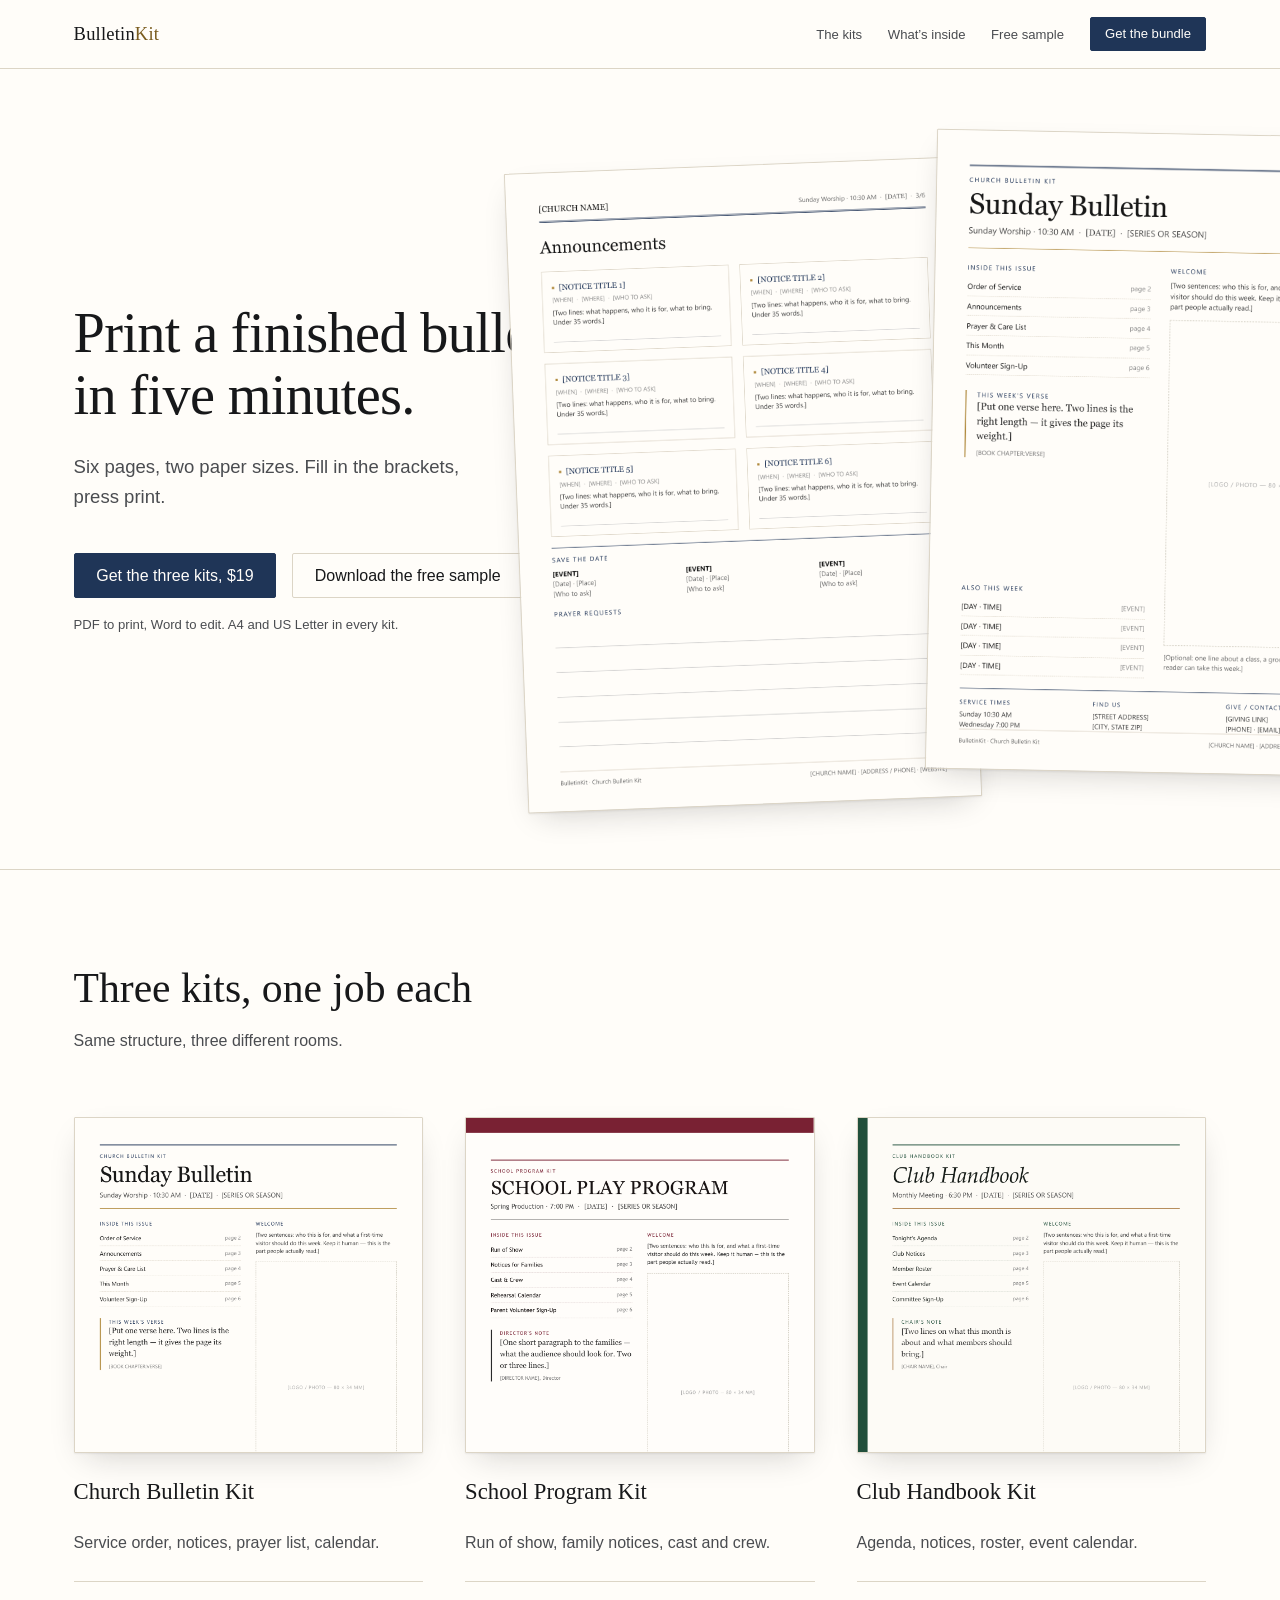
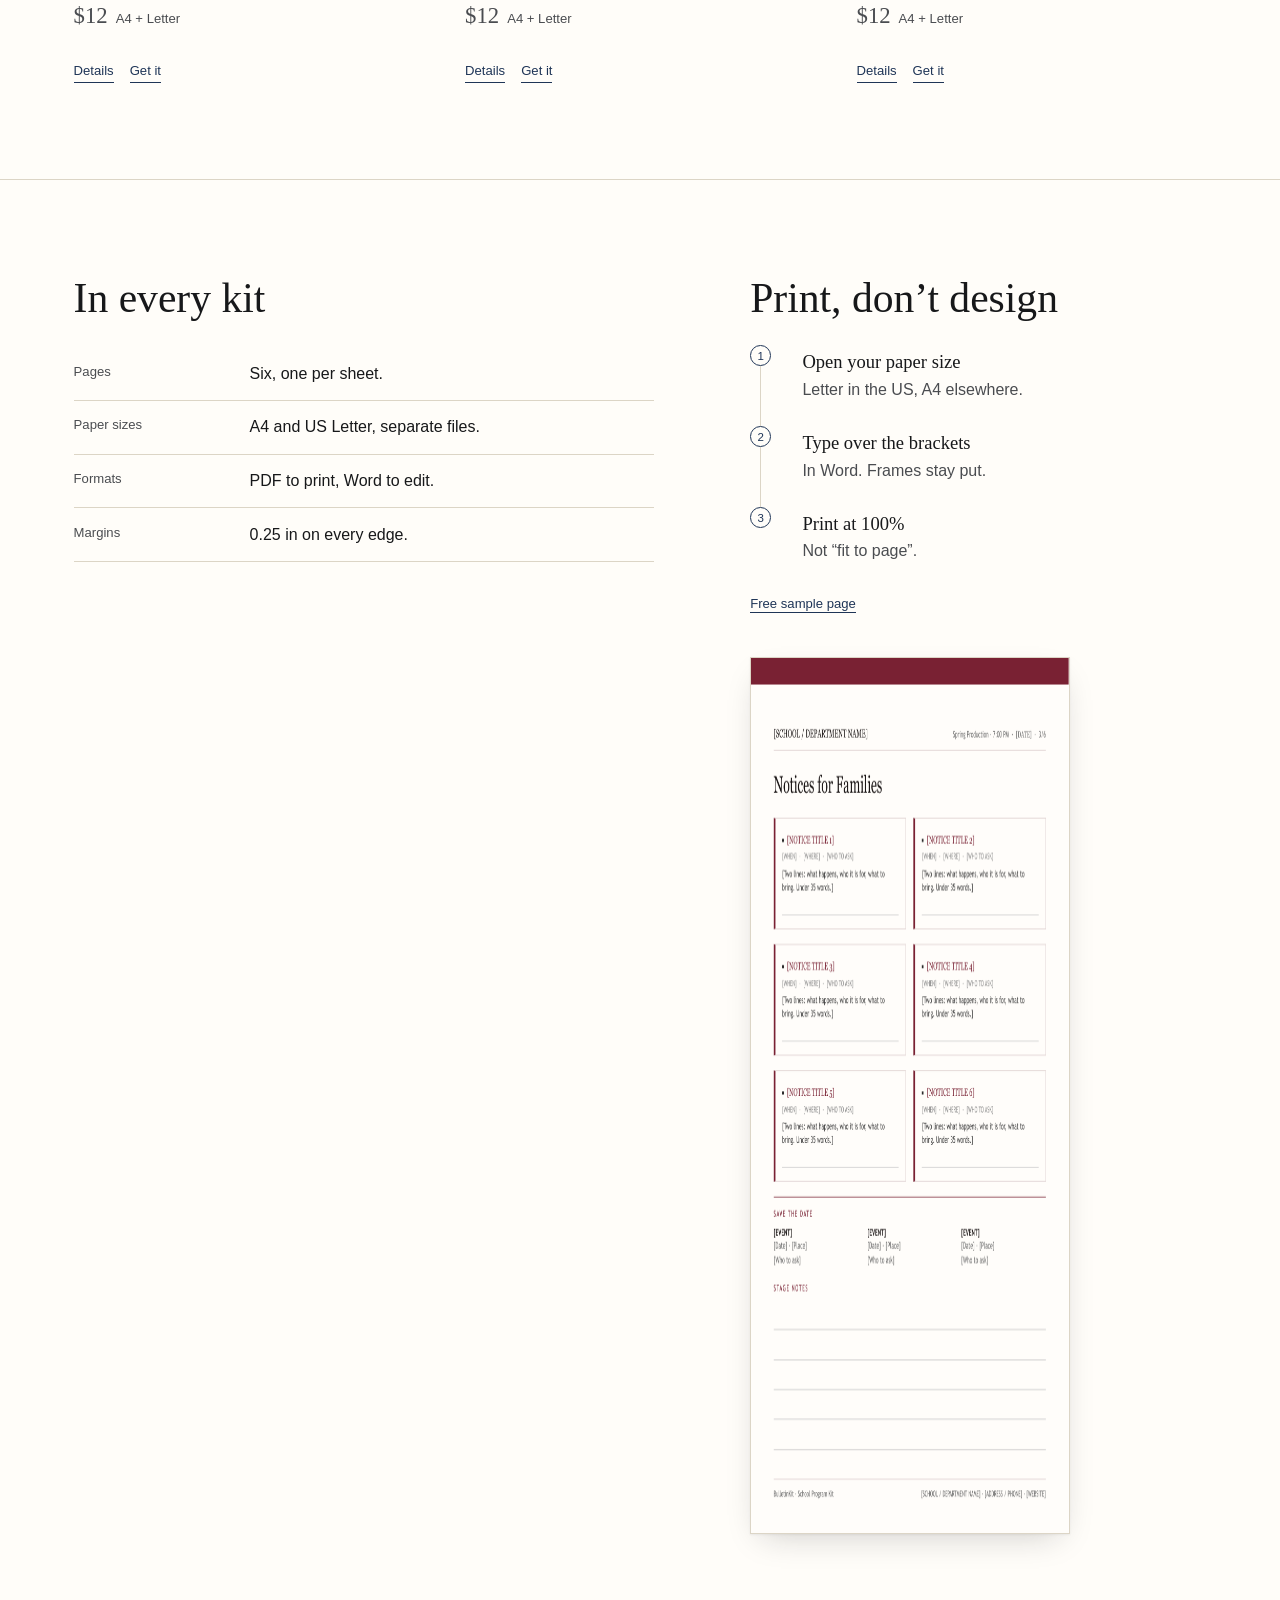
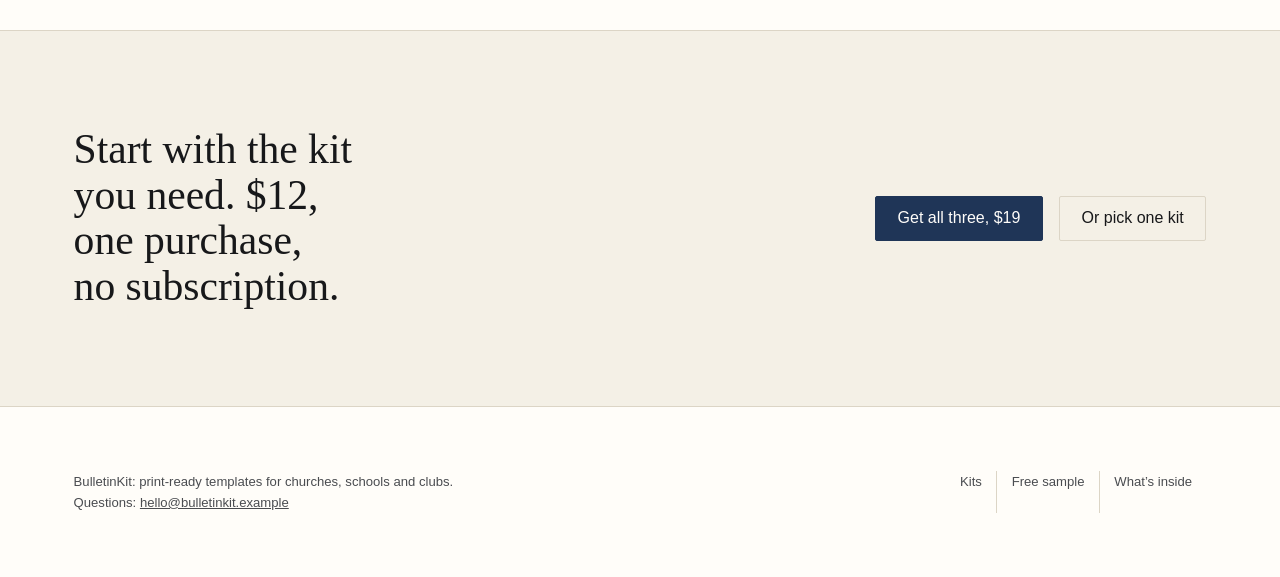
<file: index.html>
<!doctype html>
<html lang="en">
<head>
<meta name="google-site-verification" content="DkzO1De41N-_Tz-yE7jg4A6EE7u6tyHrRrX4wN9EybE">
<meta charset="utf-8">
<meta name="viewport" content="width=device-width, initial-scale=1">
<title>BulletinKit: print-ready bulletins, programs and club handbooks</title>
<meta name="description" content="Six-page print-ready templates for church bulletins, school play programs and club handbooks. A4 and US Letter, PDF for printing, Word for editing.">
<style>
/* Hallmark v2.0.0 · editorial · paper / ink / navy + gold · one idea per screen
   critique: the sheet on the hero is the product itself, not a decoration; prices sit beside the sheet, not in a table of features */
:root{
  --paper:#fffdf9; --paper-2:#f4f0e6; --ink:#17181a; --ink-2:#4a4c50;
  --navy:#1f3557; --gold:#7a5c1e; --line:#dcd5c6; --white:#fffdfa;
  --font-head:Georgia,"Times New Roman",serif;
  --font-body:"Segoe UI",-apple-system,Helvetica,Arial,sans-serif;
  --step--1:.82rem; --step-0:1rem; --step-1:1.16rem; --step-2:1.42rem;
  --step-3:2.6rem; --step-4:3rem; --step-5:3.6rem;
  --s1:.5rem; --s2:1rem; --s3:1.6rem; --s4:2.6rem; --s5:4rem; --s6:6rem;
  --measure:34rem; --container:74rem; --radius:2px;
  --shadow:0 1px 2px rgba(23,24,26,.06),0 12px 32px -12px rgba(23,24,26,.22);
}
*,*::before,*::after{box-sizing:border-box}
html,body{overflow-x:clip}
html{-webkit-text-size-adjust:100%}
body{
  margin:0;background:var(--paper);color:var(--ink);
  font-family:var(--font-body);font-size:var(--step-0);line-height:1.6;
}
h1,h2,h3{font-family:var(--font-head);font-weight:400;line-height:1.1;margin:0;
  overflow-wrap:break-word;min-width:0;text-wrap:balance}
p{margin:0}
a{color:inherit}
img{max-width:100%;display:block}
.wrap{max-width:var(--container);margin:0 auto;padding:0 var(--s3)}
@media(min-width:90rem){.wrap{padding:0 var(--s5)}}
.muted{color:var(--ink-2)}
.small{font-size:var(--step--1)}

/* nav */
.nav{border-bottom:1px solid var(--line);background:var(--paper)}
.nav .wrap{display:flex;align-items:center;justify-content:space-between;gap:var(--s3);
  height:4.25rem}
.wordmark{font-family:var(--font-head);font-size:var(--step-1);letter-spacing:.01em;
  text-decoration:none;white-space:nowrap}
.wordmark span{color:var(--gold)}
.nav-links{display:flex;gap:var(--s3);align-items:center}
.nav-links a{font-size:var(--step--1);text-decoration:none;color:var(--ink-2);white-space:nowrap}
.nav-links a:hover{color:var(--ink)}
.nav-links a.btn{color:var(--white)}
.nav-links a.btn:hover{color:var(--white);background:var(--ink)}
@media(max-width:44rem){.nav-links a:not(.btn){display:none}}

/* buttons */
.btn{display:inline-flex;align-items:center;justify-content:center;gap:.5em;
  font-family:var(--font-body);font-size:var(--step-0);line-height:1;
  padding:.85em 1.35em;border-radius:var(--radius);border:1px solid var(--navy);
  background:var(--navy);color:var(--white);text-decoration:none;cursor:pointer;
  transition:background .18s ease,color .18s ease,transform .18s ease}
.btn:hover{background:var(--ink);border-color:var(--ink)}
.btn:active{transform:translateY(1px)}
.btn:focus-visible{outline:2px solid var(--gold);outline-offset:3px}
.btn[aria-disabled="true"],.btn:disabled{opacity:.45;cursor:not-allowed}
.btn-ghost{background:transparent;color:var(--ink);border-color:var(--line)}
.btn-ghost:hover{background:var(--paper-2);color:var(--ink);border-color:var(--ink)}
.btn-small{font-size:var(--step--1);padding:.7em 1.1em}

/* hero */
.hero{border-bottom:1px solid var(--line)}
.hero .wrap{display:grid;grid-template-columns:minmax(0,1fr) minmax(0,.92fr);
  gap:var(--s5);align-items:center;padding-top:var(--s5);padding-bottom:var(--s5)}
@media(max-width:60rem){.hero .wrap{grid-template-columns:minmax(0,1fr);gap:var(--s4);padding-top:var(--s4)}}
.hero h1{font-size:clamp(2.1rem,4.4vw,var(--step-5));letter-spacing:-.012em}
.hero .lede{margin-top:var(--s3);font-size:var(--step-1);color:var(--ink-2);max-width:26rem}
.hero-actions{margin-top:var(--s4);display:flex;flex-wrap:wrap;gap:var(--s2);align-items:center}
.hero-note{margin-top:var(--s2);font-size:var(--step--1);color:var(--ink-2)}
.sheets{position:relative;display:flex;justify-content:center;align-items:flex-start;
  gap:0;min-height:0}
.sheets .sheet{box-shadow:var(--shadow);background:var(--white);border:1px solid var(--line);
  height:min(72vh,640px);width:auto;border-radius:1px}
.sheets .back{margin-top:2rem;margin-right:-2.4rem;transform:rotate(-2.2deg)}
.sheets .front{transform:rotate(1.1deg)}
@media(max-width:60rem){.sheets{max-width:24rem;margin:0 auto}
  .sheets .sheet{height:min(42vh,300px)}
  .sheets .back{margin-right:-1rem;margin-top:1rem}}

/* sections */
section{border-bottom:1px solid var(--line)}
.sec{padding:var(--s6) 0}
.sec-head{max-width:38rem}
.sec-head h2{font-size:var(--step-3)}
.sec-head p{margin-top:var(--s2);color:var(--ink-2)}

/* kits */
.kits{display:grid;grid-template-columns:repeat(3,minmax(0,1fr));gap:var(--s4);margin-top:var(--s5)}
@media(max-width:60rem){.kits{grid-template-columns:minmax(0,1fr);gap:var(--s3)}}
.kit{display:flex;flex-direction:column;gap:var(--s3)}
.kit .shot{border:1px solid var(--line);background:var(--white);box-shadow:var(--shadow);
  border-radius:1px;height:21rem;object-fit:cover;object-position:top}
.kit h3{font-size:var(--step-2)}
.kit p{color:var(--ink-2);font-size:var(--step-0)}
.kit .price{margin-top:auto;display:flex;align-items:baseline;gap:.5rem;padding-top:var(--s2);
  border-top:1px solid var(--line)}
.kit .price b{font-family:var(--font-head);font-size:var(--step-2);font-weight:400;
  font-variant-numeric:tabular-nums}
.kit .price span{font-size:var(--step--1);color:var(--ink-2)}
.buy{align-self:flex-start;font-size:var(--step--1);color:var(--navy);text-decoration:none;
  border-bottom:1px solid var(--navy);padding-bottom:1px}
.buy:hover{color:var(--ink);border-color:var(--ink)}
.buy:focus-visible{outline:2px solid var(--gold);outline-offset:3px}

/* spec + steps */
.split{display:grid;grid-template-columns:minmax(0,1.12fr) minmax(0,.88fr);gap:var(--s6)}
@media(max-width:60rem){.split{grid-template-columns:minmax(0,1fr);gap:var(--s4)}}
@media(max-width:44rem){.sheets .back{display:none}.sheets .front{height:min(48vh,340px)}}
.spec{width:100%;border-collapse:collapse;margin-top:var(--s3)}
.spec th,.spec td{text-align:left;padding:.85rem 0;border-bottom:1px solid var(--line);
  font-size:var(--step-0);vertical-align:top}
.spec th{font-weight:400;color:var(--ink-2);width:11rem;font-size:var(--step--1)}
@media(max-width:30rem){.spec th{width:8rem}}
.steps{list-style:none;padding:0;margin:var(--s3) 0 0;counter-reset:s}
.steps li{counter-increment:s;position:relative;padding:0 0 var(--s3) 2.6rem;
  border-left:1px solid var(--line);margin-left:.6rem}
.steps li:last-child{border-left-color:transparent;padding-bottom:0}
.steps li::before{content:counter(s);position:absolute;left:-.65rem;top:-.1rem;width:1.3rem;
  height:1.3rem;border-radius:50%;background:var(--paper);border:1px solid var(--navy);
  color:var(--navy);font-size:.72rem;line-height:1.25rem;text-align:center}
.steps strong{display:block;font-family:var(--font-head);font-size:var(--step-1);font-weight:400}
.steps span{color:var(--ink-2);font-size:var(--step-0)}

/* cta */
.cta{background:var(--paper-2)}
.cta .wrap{padding:var(--s6) var(--s3);display:flex;flex-wrap:wrap;
  align-items:center;justify-content:space-between;gap:var(--s4)}
.cta h2{font-size:var(--step-3);max-width:24rem}
.cta .acts{display:flex;gap:var(--s2);flex-wrap:wrap}

/* footer */
footer{padding:var(--s5) 0;color:var(--ink-2);font-size:var(--step--1)}
footer .wrap{display:flex;flex-wrap:wrap;gap:var(--s3);justify-content:space-between}
.flinks{display:flex;flex-wrap:wrap}
.flinks a{text-decoration:none;padding:0 .9rem;border-left:1px solid var(--line)}
.flinks a:first-child{padding-left:0;border-left:0}
footer a{color:var(--ink-2)}
footer a:focus-visible{outline:2px solid var(--gold);outline-offset:3px}
@media(prefers-reduced-motion:reduce){*{transition:none!important;animation:none!important}}
</style>
<link rel="canonical" href="https://waigua3ye.github.io/bulletinkit/">
<meta property="og:type" content="website">
<meta property="og:title" content="BulletinKit: print-ready bulletins, programs and club handbooks">
<meta property="og:description" content="Six-page print-ready templates for church bulletins, school play programs and club handbooks. A4 and US Letter, PDF for printing, Word for editing.">
<meta property="og:url" content="https://waigua3ye.github.io/bulletinkit/">
<meta name="twitter:card" content="summary_large_image">
<script type="application/ld+json">{"@context": "https://schema.org", "@type": "WebSite", "name": "BulletinKit", "url": "https://waigua3ye.github.io/bulletinkit/", "description": "Six-page print-ready templates for church bulletins, school play programs and club handbooks. A4 and US Letter, PDF for printing, Word for editing."}</script>
</head>
<body>

<header class="nav">
  <div class="wrap">
    <a class="wordmark" href="./">Bulletin<span>Kit</span></a>
    <nav class="nav-links">
      <a href="#kits">The kits</a>
      <a href="#inside">What’s inside</a>
      <a href="free/">Free sample</a>
      <a class="btn btn-small" href="https://payhip.com/b/D03aV?utm_source=site&utm_medium=nav&utm_campaign=launch">Get the bundle</a>
    </nav>
  </div>
</header>

<section class="hero">
  <div class="wrap">
    <div>
      <h1>Print a finished bulletin in five minutes.</h1>
      <p class="lede">Six pages, two paper sizes. Fill in the brackets, press print.</p>
      <div class="hero-actions">
        <a class="btn" href="https://payhip.com/b/D03aV?utm_source=site&utm_medium=hero&utm_campaign=launch">Get the three kits, $19</a>
        <a class="btn btn-ghost" href="free/">Download the free sample</a>
      </div>
      <p class="hero-note">PDF to print, Word to edit. A4 and US Letter in every kit.</p>
    </div>
    <div class="sheets">
      <img class="sheet back" src="assets/church_inner.png" alt="Inside page of the church bulletin template: order of service" width="620" height="877">
      <img class="sheet front" src="assets/church_cover.png" alt="Cover page of the church bulletin template" width="620" height="877">
    </div>
  </div>
</section>

<section class="sec" id="kits">
  <div class="wrap">
    <div class="sec-head">
      <h2>Three kits, one job each</h2>
      <p>Same structure, three different rooms.</p>
    </div>
    <div class="kits">
      <article class="kit">
        <img class="shot" src="assets/church_cover.png" alt="Church bulletin template cover" width="620" height="877">
        <h3>Church Bulletin Kit</h3>
        <p>Service order, notices, prayer list, calendar.</p>
        <p class="price"><b>$12</b><span>A4 + Letter</span></p>
        <span style="display:flex;gap:1rem"><a class="buy" href="product/church.html">Details</a><a class="buy" href="https://payhip.com/b/qdEmR?utm_source=site&utm_medium=kitcard&utm_campaign=launch">Get it</a></span>
      </article>
      <article class="kit">
        <img class="shot" src="assets/school_cover.png" alt="School play program template cover" width="620" height="877">
        <h3>School Program Kit</h3>
        <p>Run of show, family notices, cast and crew.</p>
        <p class="price"><b>$12</b><span>A4 + Letter</span></p>
        <span style="display:flex;gap:1rem"><a class="buy" href="product/school.html">Details</a><a class="buy" href="https://payhip.com/b/j37vt?utm_source=site&utm_medium=kitcard&utm_campaign=launch">Get it</a></span>
      </article>
      <article class="kit">
        <img class="shot" src="assets/club_cover.png" alt="Club handbook template cover" width="620" height="877">
        <h3>Club Handbook Kit</h3>
        <p>Agenda, notices, roster, event calendar.</p>
        <p class="price"><b>$12</b><span>A4 + Letter</span></p>
        <span style="display:flex;gap:1rem"><a class="buy" href="product/club.html">Details</a><a class="buy" href="https://payhip.com/b/9VRug?utm_source=site&utm_medium=kitcard&utm_campaign=launch">Get it</a></span>
      </article>
    </div>
  </div>
</section>

<section class="sec" id="inside">
  <div class="wrap split">
    <div>
      <h2 style="font-size:var(--step-3)">In every kit</h2>
      <table class="spec">
        <tr><th>Pages</th><td>Six, one per sheet.</td></tr>
        <tr><th>Paper sizes</th><td>A4 and US Letter, separate files.</td></tr>
        <tr><th>Formats</th><td>PDF to print, Word to edit.</td></tr>
        <tr><th>Margins</th><td>0.25 in on every edge.</td></tr>
      </table>
    </div>
    <div>
      <h2 style="font-size:var(--step-3)">Print, don’t design</h2>
      <ol class="steps">
        <li><strong>Open your paper size</strong><span>Letter in the US, A4 elsewhere.</span></li>
        <li><strong>Type over the brackets</strong><span>In Word. Frames stay put.</span></li>
        <li><strong>Print at 100%</strong><span>Not “fit to page”.</span></li>
      </ol>
      <p style="margin-top:var(--s3)"><a class="buy" href="free/">Free sample page</a></p>
      <img src="assets/school_inner.png" alt="Inside page of the school program template: notices for families" width="620" height="877" style="margin-top:var(--s4);border:1px solid var(--line);box-shadow:var(--shadow);max-width:20rem">
    </div>
  </div>
</section>

<section class="cta" id="buy">
  <div class="wrap">
    <h2>Start with the kit you need. $12, one purchase, no subscription.</h2>
    <div class="acts">
      <a class="btn" href="https://payhip.com/b/D03aV?utm_source=site&utm_medium=cta&utm_campaign=launch">Get all three, $19</a>
      <a class="btn btn-ghost" href="#kits">Or pick one kit</a>
    </div>
  </div>
</section>

<footer>
  <div class="wrap">
    <div>BulletinKit: print-ready templates for churches, schools and clubs.<br>
      Questions: <a href="mailto:hello@bulletinkit.example">hello@bulletinkit.example</a></div>
    <div class="flinks"><a href="#kits">Kits</a><a href="free/">Free sample</a><a href="#inside">What’s inside</a></div>
  </div>
</footer>

</body>
</html>
</file>
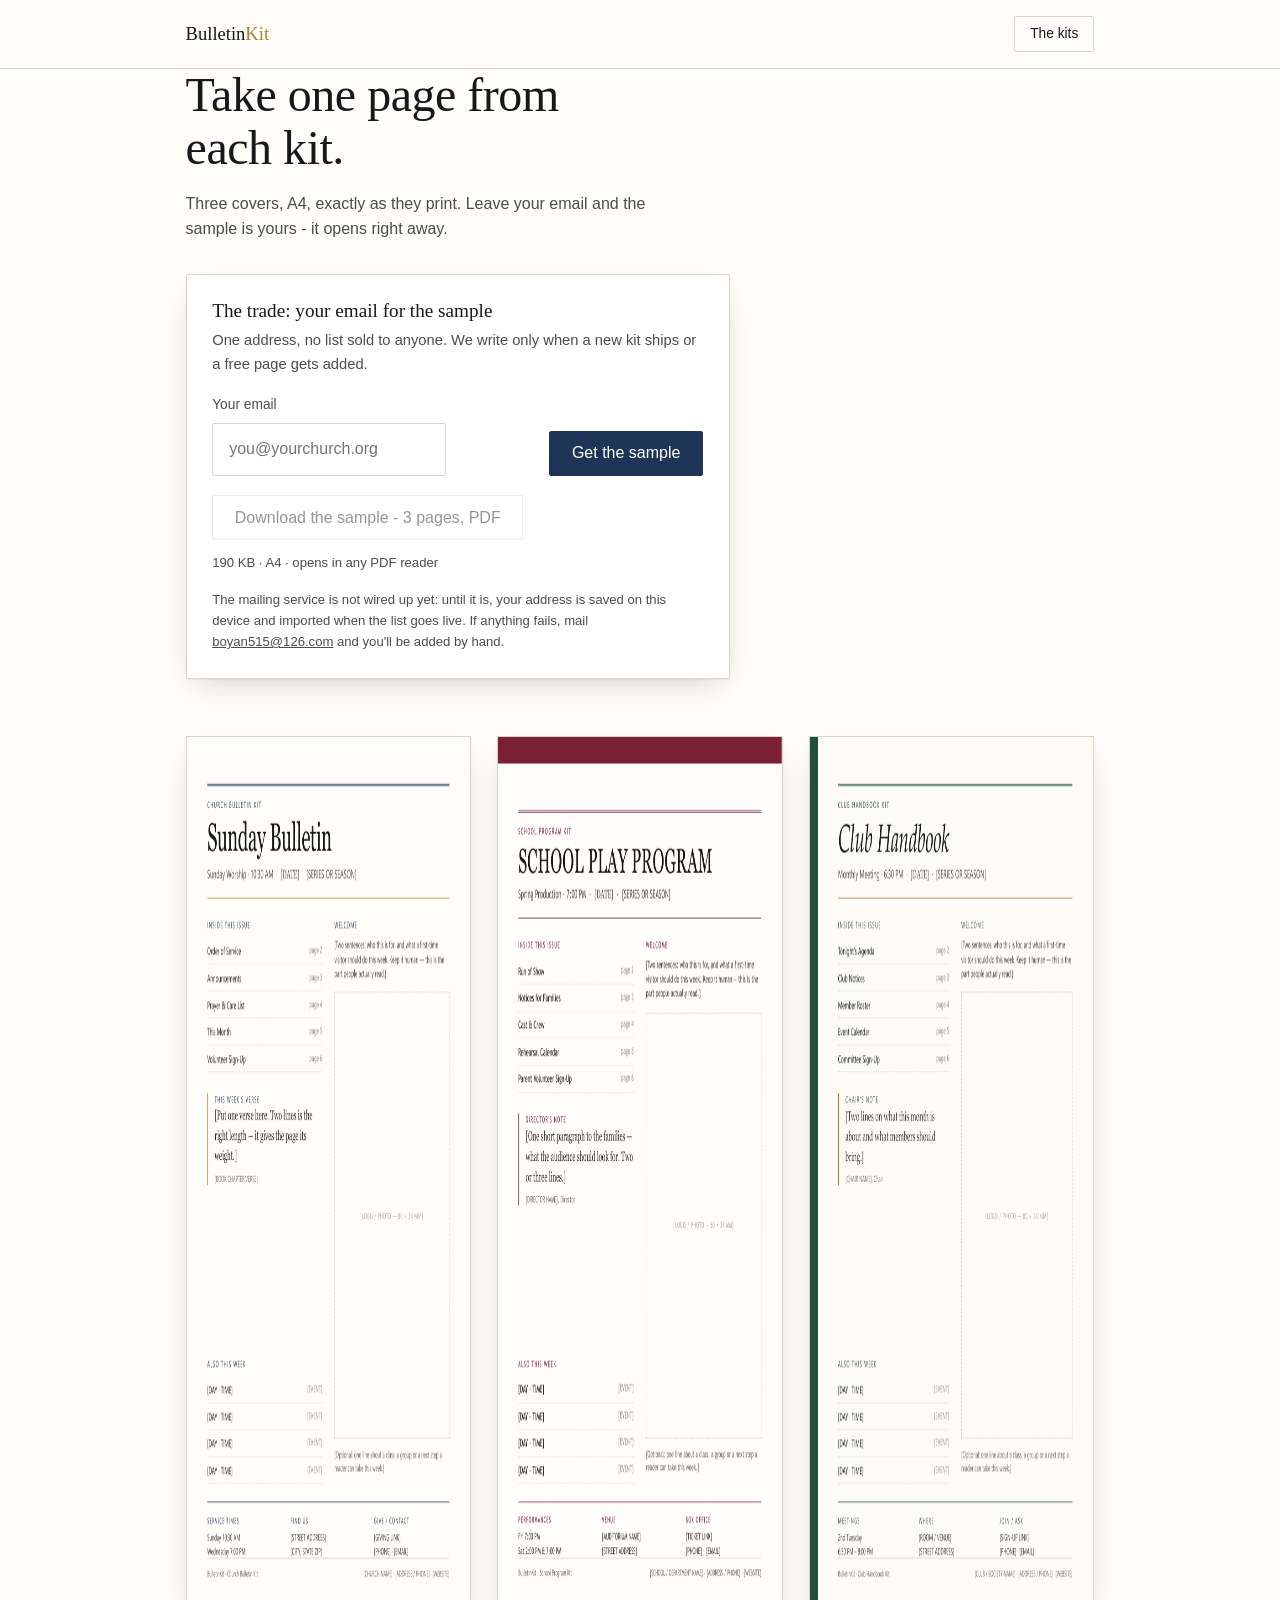
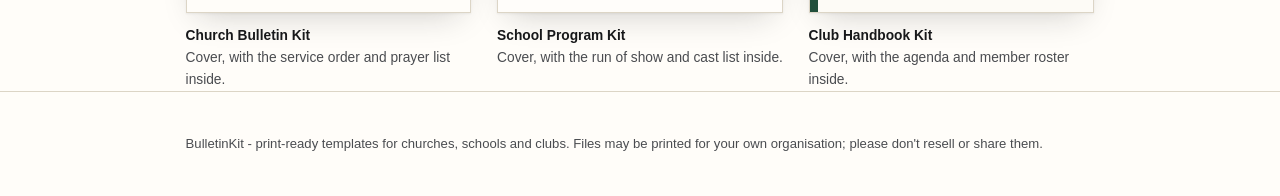
<file: free/index.html>
<!doctype html>
<html lang="en">
<head>
<meta charset="utf-8">
<meta name="viewport" content="width=device-width, initial-scale=1">
<title>Free sample - BulletinKit</title>
<meta name="description" content="One page from each of the three BulletinKit templates. A4 and US Letter, print-ready. Leave your email, get the sample.">
<style>
:root{
  --paper:#fffdf9; --paper-2:#f4f0e6; --ink:#17181a; --ink-2:#4a4c50;
  --navy:#1f3557; --gold:#a8802e; --line:#dcd5c6; --white:#fff;
  --font-head:Georgia,"Times New Roman",serif;
  --font-body:"Segoe UI",-apple-system,Helvetica,Arial,sans-serif;
  --shadow:0 1px 2px rgba(23,24,26,.06),0 12px 32px -12px rgba(23,24,26,.22);
}
*,*::before,*::after{box-sizing:border-box}
html,body{overflow-x:clip}
body{margin:0;background:var(--paper);color:var(--ink);font-family:var(--font-body);
  font-size:1rem;line-height:1.6}
h1,h2{font-family:var(--font-head);font-weight:400;line-height:1.1;margin:0}
p{margin:0}a{color:inherit}img{max-width:100%;display:block}
.wrap{max-width:60rem;margin:0 auto;padding:0 1.6rem}
.nav{border-bottom:1px solid var(--line)}
.nav .wrap{display:flex;align-items:center;justify-content:space-between;height:4.25rem}
.wordmark{font-family:var(--font-head);font-size:1.16rem;text-decoration:none}
.wordmark span{color:var(--gold)}
.btn{display:inline-flex;align-items:center;justify-content:center;gap:.5em;
  font-family:var(--font-body);font-size:1rem;line-height:1;padding:.85em 1.35em;
  border-radius:2px;border:1px solid var(--navy);background:var(--navy);color:var(--white);
  text-decoration:none;cursor:pointer;transition:background .18s ease,color .18s ease,transform .18s ease}
.btn:hover{background:var(--ink);border-color:var(--ink)}
.btn:active{transform:translateY(1px)}
.btn:focus-visible{outline:2px solid var(--gold);outline-offset:3px}
.btn-ghost{background:transparent;color:var(--ink);border-color:var(--line)}
.btn-ghost:hover{background:var(--paper-2);color:var(--ink);border-color:var(--ink)}
.btn[aria-disabled="true"]{opacity:.45;cursor:not-allowed;pointer-events:none}
main{padding:4rem 0 5rem}
h1{font-size:clamp(2rem,4vw,3rem);letter-spacing:-.01em;max-width:28rem}
.lede{margin-top:1rem;color:var(--ink-2);max-width:32rem}
.gate{margin-top:2rem;border:1px solid var(--line);background:var(--white);border-radius:2px;
  box-shadow:var(--shadow);padding:1.6rem;max-width:34rem}
.gate h2{font-size:1.2rem}
.gate p{margin-top:.5rem;color:var(--ink-2);font-size:.92rem}
.field{margin-top:1.1rem;display:flex;gap:.6rem;flex-wrap:wrap}
label{display:block;font-size:.86rem;color:var(--ink-2);margin-bottom:.4rem}
input[type=email]{flex:1 1 16rem;font:inherit;font-size:1rem;padding:.8em 1em;
  border:1px solid var(--line);border-radius:2px;background:var(--white);color:var(--ink)}
input[type=email]:focus-visible{outline:2px solid var(--gold);outline-offset:2px;border-color:var(--gold)}
input[type=email]:disabled{background:var(--paper-2);color:var(--ink-2);cursor:not-allowed}
.err{margin-top:.7rem;font-size:.86rem;color:#8a2c2c;display:none}
.ok{margin-top:.7rem;font-size:.86rem;color:#2c5a2c;display:none}
.dl{margin-top:1.2rem;display:flex;flex-wrap:wrap;gap:.75rem;align-items:center}
.dl .note{font-size:.82rem;color:var(--ink-2)}
.these{display:grid;grid-template-columns:repeat(3,minmax(0,1fr));gap:1.6rem;margin-top:3.6rem}
@media(max-width:52rem){.these{grid-template-columns:1fr;max-width:24rem}}
.these figure{margin:0}
.these img{border:1px solid var(--line);background:var(--white);box-shadow:var(--shadow)}
.these figcaption{margin-top:.7rem;font-size:.86rem;color:var(--ink-2)}
.these strong{color:var(--ink);font-weight:600;display:block}
footer{border-top:1px solid var(--line);padding:2.6rem 0;font-size:.82rem;color:var(--ink-2)}
@media(prefers-reduced-motion:reduce){*{transition:none!important}}
</style>
<link rel="canonical" href="https://waigua3ye.github.io/bulletinkit/free/index.html">
<meta property="og:type" content="website">
<meta property="og:title" content="Free sample - BulletinKit">
<meta property="og:description" content="One page from each of the three BulletinKit templates. A4 and US Letter, print-ready. Leave your email, get the sample.">
<meta property="og:url" content="https://waigua3ye.github.io/bulletinkit/free/index.html">
<meta name="twitter:card" content="summary_large_image">
<script type="application/ld+json">{"@context": "https://schema.org", "@type": "WebSite", "name": "BulletinKit", "url": "https://waigua3ye.github.io/bulletinkit/", "description": "One page from each of the three BulletinKit templates. A4 and US Letter, print-ready. Leave your email, get the sample."}</script>
</head>
<body>

<header class="nav">
  <div class="wrap">
    <a class="wordmark" href="../">Bulletin<span>Kit</span></a>
    <a class="btn btn-ghost" href="../#kits" style="font-size:.86rem;padding:.7em 1.1em">The kits</a>
  </div>
</header>

<main class="wrap">
  <h1>Take one page from each kit.</h1>
  <p class="lede">Three covers, A4, exactly as they print. Leave your email and the sample is yours - it opens right away.</p>

  <section class="gate">
    <h2>The trade: your email for the sample</h2>
    <p>One address, no list sold to anyone. We write only when a new kit ships or a free page gets added.</p>
    <form id="gateform" method="post" action="#" novalidate>
      <div class="field">
        <div style="flex:1 1 16rem">
          <label for="email">Your email</label>
          <input id="email" name="email" type="email" placeholder="you@yourchurch.org" autocomplete="email" required>
        </div>
        <button class="btn" type="submit" style="align-self:flex-end">Get the sample</button>
      </div>
      <p class="err" id="err">That doesn't look like an email address.</p>
      <p class="ok" id="ok">Logged. The download below is open now - keep the file, it's yours.</p>
    </form>
    <div class="dl">
      <a class="btn btn-ghost" id="dlbtn" href="../bulletinkit_free_sample.pdf" download aria-disabled="true">Download the sample - 3 pages, PDF</a>
      <span class="note">190 KB &middot; A4 &middot; opens in any PDF reader</span>
    </div>
    <p style="margin-top:1rem;font-size:.82rem;color:var(--ink-2)">
      The mailing service is not wired up yet: until it is, your address is saved on this device
      and imported when the list goes live. If anything fails, mail
      <a href="mailto:boyan515@126.com">boyan515@126.com</a> and you'll be added by hand.
    </p>
  </section>

  <div class="these">
    <figure>
      <img src="../assets/church_cover.png" alt="Church bulletin sample cover" width="620" height="877">
      <figcaption><strong>Church Bulletin Kit</strong>Cover, with the service order and prayer list inside.</figcaption>
    </figure>
    <figure>
      <img src="../assets/school_cover.png" alt="School play program sample cover" width="620" height="877">
      <figcaption><strong>School Program Kit</strong>Cover, with the run of show and cast list inside.</figcaption>
    </figure>
    <figure>
      <img src="../assets/club_cover.png" alt="Club handbook sample cover" width="620" height="877">
      <figcaption><strong>Club Handbook Kit</strong>Cover, with the agenda and member roster inside.</figcaption>
    </figure>
  </div>
</main>

<footer>
  <div class="wrap">BulletinKit - print-ready templates for churches, schools and clubs.
    Files may be printed for your own organisation; please don't resell or share them.</div>
</footer>

<script>
(function(){
  var form=document.getElementById("gateform"),
      input=document.getElementById("email"),
      dl=document.getElementById("dlbtn"),
      err=document.getElementById("err"),
      ok=document.getElementById("ok");
  function unlock(v){
    input.value=v; input.disabled=true;
    dl.removeAttribute("aria-disabled");
    ok.style.display="block";
  }
  try{
    var saved=localStorage.getItem("bk_email");
    if(saved){ unlock(saved); }
  }catch(e){}
  form.addEventListener("submit",function(ev){
    ev.preventDefault();
    var v=(input.value||"").trim();
    if(!/^[^@\s]+@[^@\s]+\.[^@\s]+$/.test(v)){ err.style.display="block"; ok.style.display="none"; return; }
    err.style.display="none";
    try{
      localStorage.setItem("bk_email",v);
      localStorage.setItem("bk_email_ts",new Date().toISOString());
    }catch(e){}
    unlock(v);
  });
})();
</script>

</body>
</html>
</file>
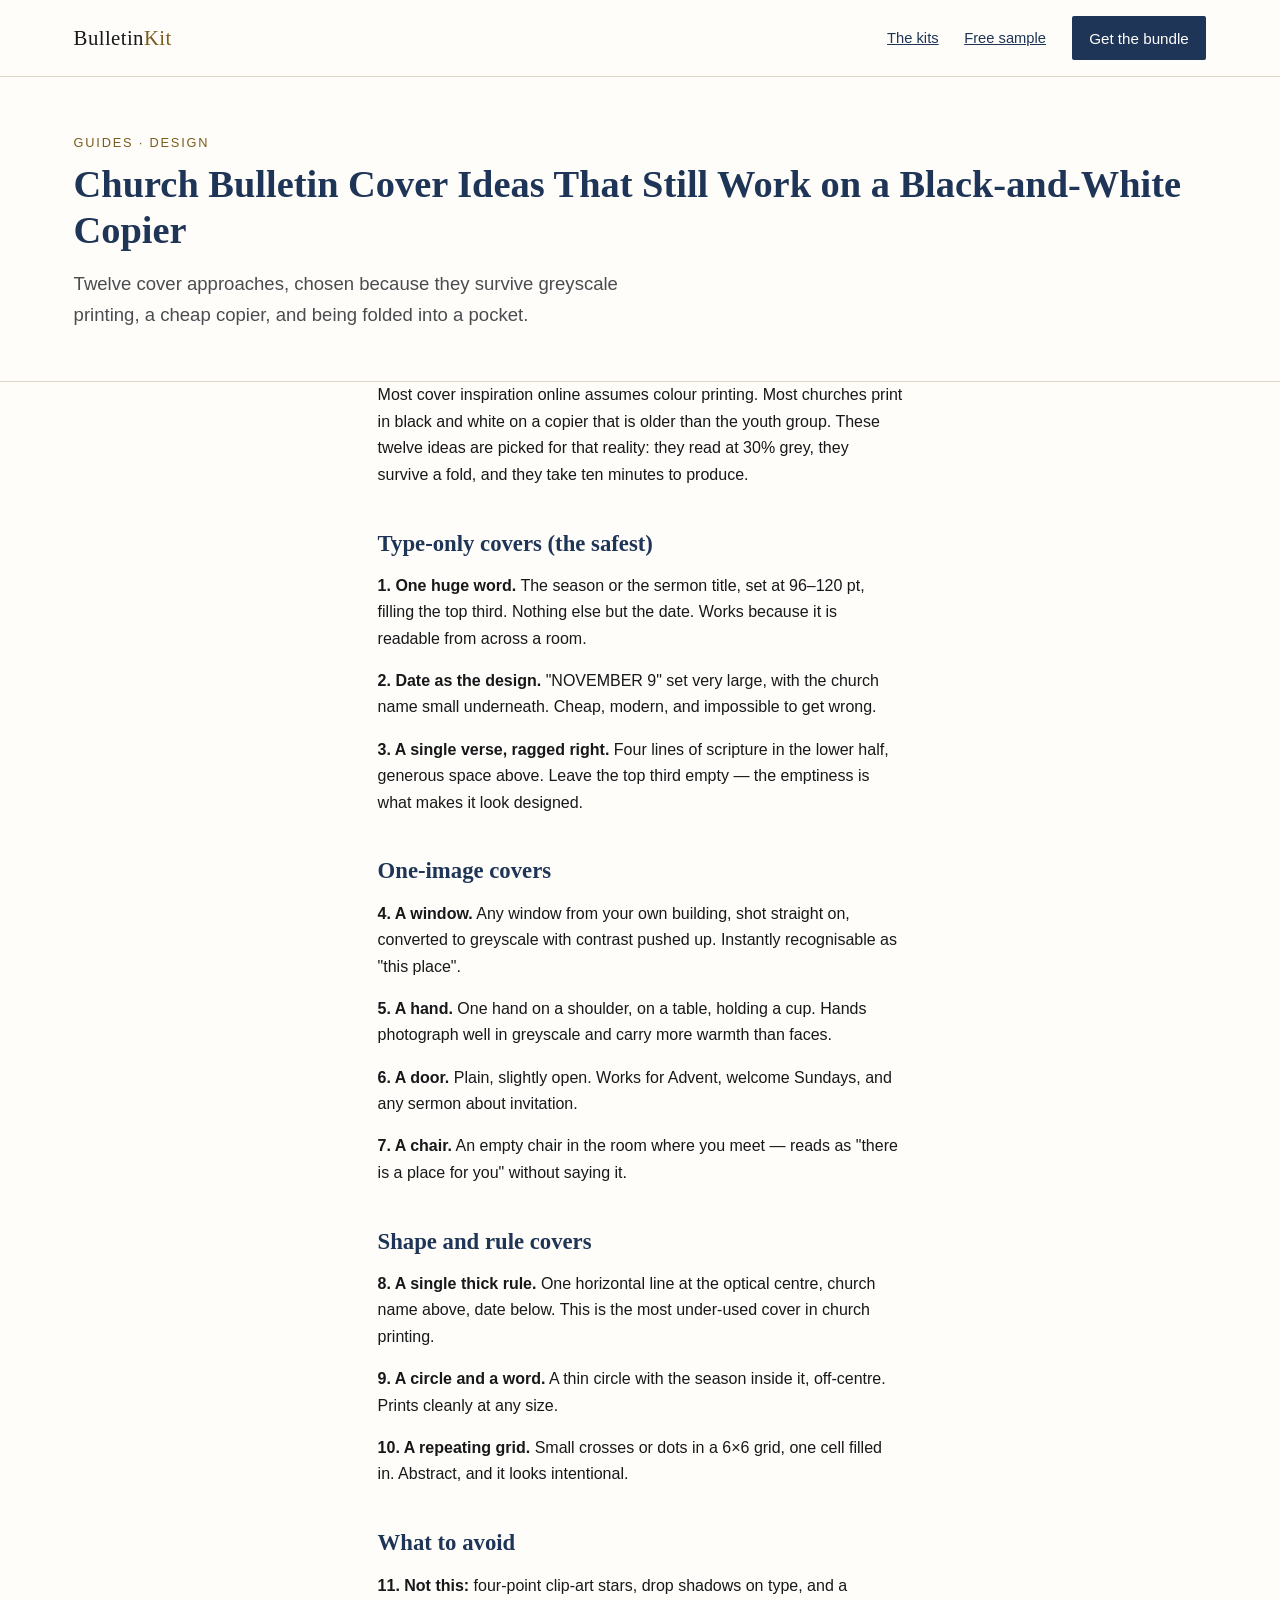
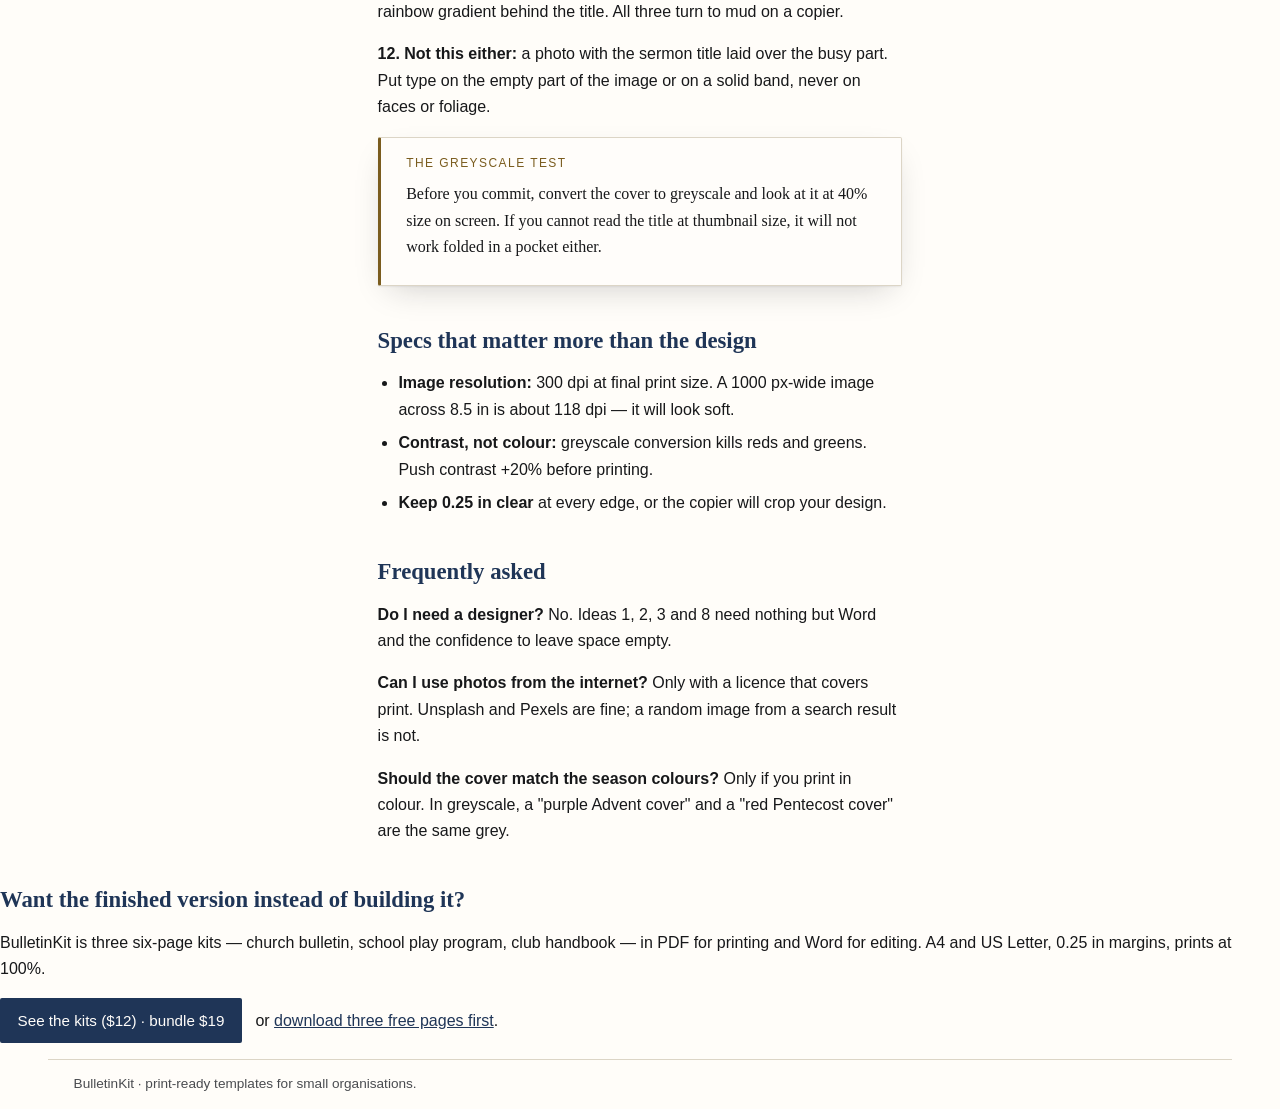
<file: blog/church-bulletin-cover-ideas.html>
<!doctype html>
<html lang="en">
<head>
<meta charset="utf-8">
<meta name="viewport" content="width=device-width, initial-scale=1">
<title>Church Bulletin Cover Ideas That Work in Black and White</title>
<meta name="description" content="Twelve church bulletin cover ideas chosen for greyscale copiers and folding: type-only covers, single-image covers, and the three things that turn to mud.">
<link rel="canonical" href="https://waigua3ye.github.io/bulletinkit/blog/church-bulletin-cover-ideas.html">
<meta property="og:type" content="article">
<meta property="og:title" content="Church Bulletin Cover Ideas That Work in Black and White">
<meta property="og:description" content="Twelve church bulletin cover ideas chosen for greyscale copiers and folding: type-only covers, single-image covers, and the three things that turn to mud.">
<meta property="og:url" content="https://waigua3ye.github.io/bulletinkit/blog/church-bulletin-cover-ideas.html">
<link rel="stylesheet" href="style.css">
<script type="application/ld+json">{"@context": "https://schema.org", "@type": "Article", "headline": "Church Bulletin Cover Ideas That Work in Black and White", "description": "Twelve church bulletin cover ideas chosen for greyscale copiers and folding: type-only covers, single-image covers, and the three things that turn to mud.", "url": "https://waigua3ye.github.io/bulletinkit/blog/church-bulletin-cover-ideas.html", "datePublished": "2026-11-03", "dateModified": "2026-11-03", "author": {"@type": "Organization", "name": "BulletinKit"}, "publisher": {"@type": "Organization", "name": "BulletinKit"}}</script>
</head>
<body>
<header class="nav">
  <div class="wrap">
    <a class="wordmark" href="../index.html">Bulletin<span>Kit</span></a>
    <nav class="nav-links">
      <a href="../index.html#kits">The kits</a>
      <a href="../free/">Free sample</a>
      <a class="btn" href="https://payhip.com/b/D03aV?utm_source=blog&amp;utm_medium=nav">Get the bundle</a>
    </nav>
  </div>
</header>

<div class="hero"><div class="wrap">
  <p class="kicker">Guides &middot; Design</p>
  <h1>Church Bulletin Cover Ideas That Still Work on a Black-and-White Copier</h1>
  <p class="lede">Twelve cover approaches, chosen because they survive greyscale printing, a cheap copier, and being folded into a pocket.</p>
</div></div>

<main class="prose">
<p>Most cover inspiration online assumes colour printing. Most churches print in black and white on a copier that is older than the youth group. These twelve ideas are picked for that reality: they read at 30% grey, they survive a fold, and they take ten minutes to produce.</p>

<h2>Type-only covers (the safest)</h2>
<p><strong>1. One huge word.</strong> The season or the sermon title, set at 96&ndash;120&nbsp;pt, filling the top third. Nothing else but the date. Works because it is readable from across a room.</p>
<p><strong>2. Date as the design.</strong> "NOVEMBER 9" set very large, with the church name small underneath. Cheap, modern, and impossible to get wrong.</p>
<p><strong>3. A single verse, ragged right.</strong> Four lines of scripture in the lower half, generous space above. Leave the top third empty &mdash; the emptiness is what makes it look designed.</p>

<h2>One-image covers</h2>
<p><strong>4. A window.</strong> Any window from your own building, shot straight on, converted to greyscale with contrast pushed up. Instantly recognisable as "this place".</p>
<p><strong>5. A hand.</strong> One hand on a shoulder, on a table, holding a cup. Hands photograph well in greyscale and carry more warmth than faces.</p>
<p><strong>6. A door.</strong> Plain, slightly open. Works for Advent, welcome Sundays, and any sermon about invitation.</p>
<p><strong>7. A chair.</strong> An empty chair in the room where you meet &mdash; reads as "there is a place for you" without saying it.</p>

<h2>Shape and rule covers</h2>
<p><strong>8. A single thick rule.</strong> One horizontal line at the optical centre, church name above, date below. This is the most under-used cover in church printing.</p>
<p><strong>9. A circle and a word.</strong> A thin circle with the season inside it, off-centre. Prints cleanly at any size.</p>
<p><strong>10. A repeating grid.</strong> Small crosses or dots in a 6&times;6 grid, one cell filled in. Abstract, and it looks intentional.</p>

<h2>What to avoid</h2>
<p><strong>11. Not this:</strong> four-point clip-art stars, drop shadows on type, and a rainbow gradient behind the title. All three turn to mud on a copier.</p>
<p><strong>12. Not this either:</strong> a photo with the sermon title laid over the busy part. Put type on the empty part of the image or on a solid band, never on faces or foliage.</p>

<div class="example">
<span class="label">The greyscale test</span>
<p>Before you commit, convert the cover to greyscale and look at it at 40% size on screen. If you cannot read the title at thumbnail size, it will not work folded in a pocket either.</p>
</div>

<h2>Specs that matter more than the design</h2>
<ul>
<li><strong>Image resolution:</strong> 300&nbsp;dpi at final print size. A 1000&nbsp;px-wide image across 8.5&nbsp;in is about 118&nbsp;dpi &mdash; it will look soft.</li>
<li><strong>Contrast, not colour:</strong> greyscale conversion kills reds and greens. Push contrast +20% before printing.</li>
<li><strong>Keep 0.25&nbsp;in clear</strong> at every edge, or the copier will crop your design.</li>
</ul>

<h2>Frequently asked</h2>
<p><strong>Do I need a designer?</strong> No. Ideas 1, 2, 3 and 8 need nothing but Word and the confidence to leave space empty.</p>
<p><strong>Can I use photos from the internet?</strong> Only with a licence that covers print. Unsplash and Pexels are fine; a random image from a search result is not.</p>
<p><strong>Should the cover match the season colours?</strong> Only if you print in colour. In greyscale, a "purple Advent cover" and a "red Pentecost cover" are the same grey.</p>
</main>

<div class="cta-box">
  <h2>Want the finished version instead of building it?</h2>
  <p>BulletinKit is three six-page kits &mdash; church bulletin, school play program, club handbook &mdash; in PDF for printing and Word for editing. A4 and US Letter, 0.25&nbsp;in margins, prints at 100%.</p>
  <p><a class="btn" href="https://payhip.com/b/D03aV?utm_source=blog&amp;utm_medium=end">See the kits ($12) &middot; bundle $19</a>
  &nbsp; or <a href="../free/">download three free pages first</a>.</p>
</div>
<footer class="wrap foot">
  <p>BulletinKit &middot; print-ready templates for small organisations.</p>
</footer>
</body>
</html>
</file>
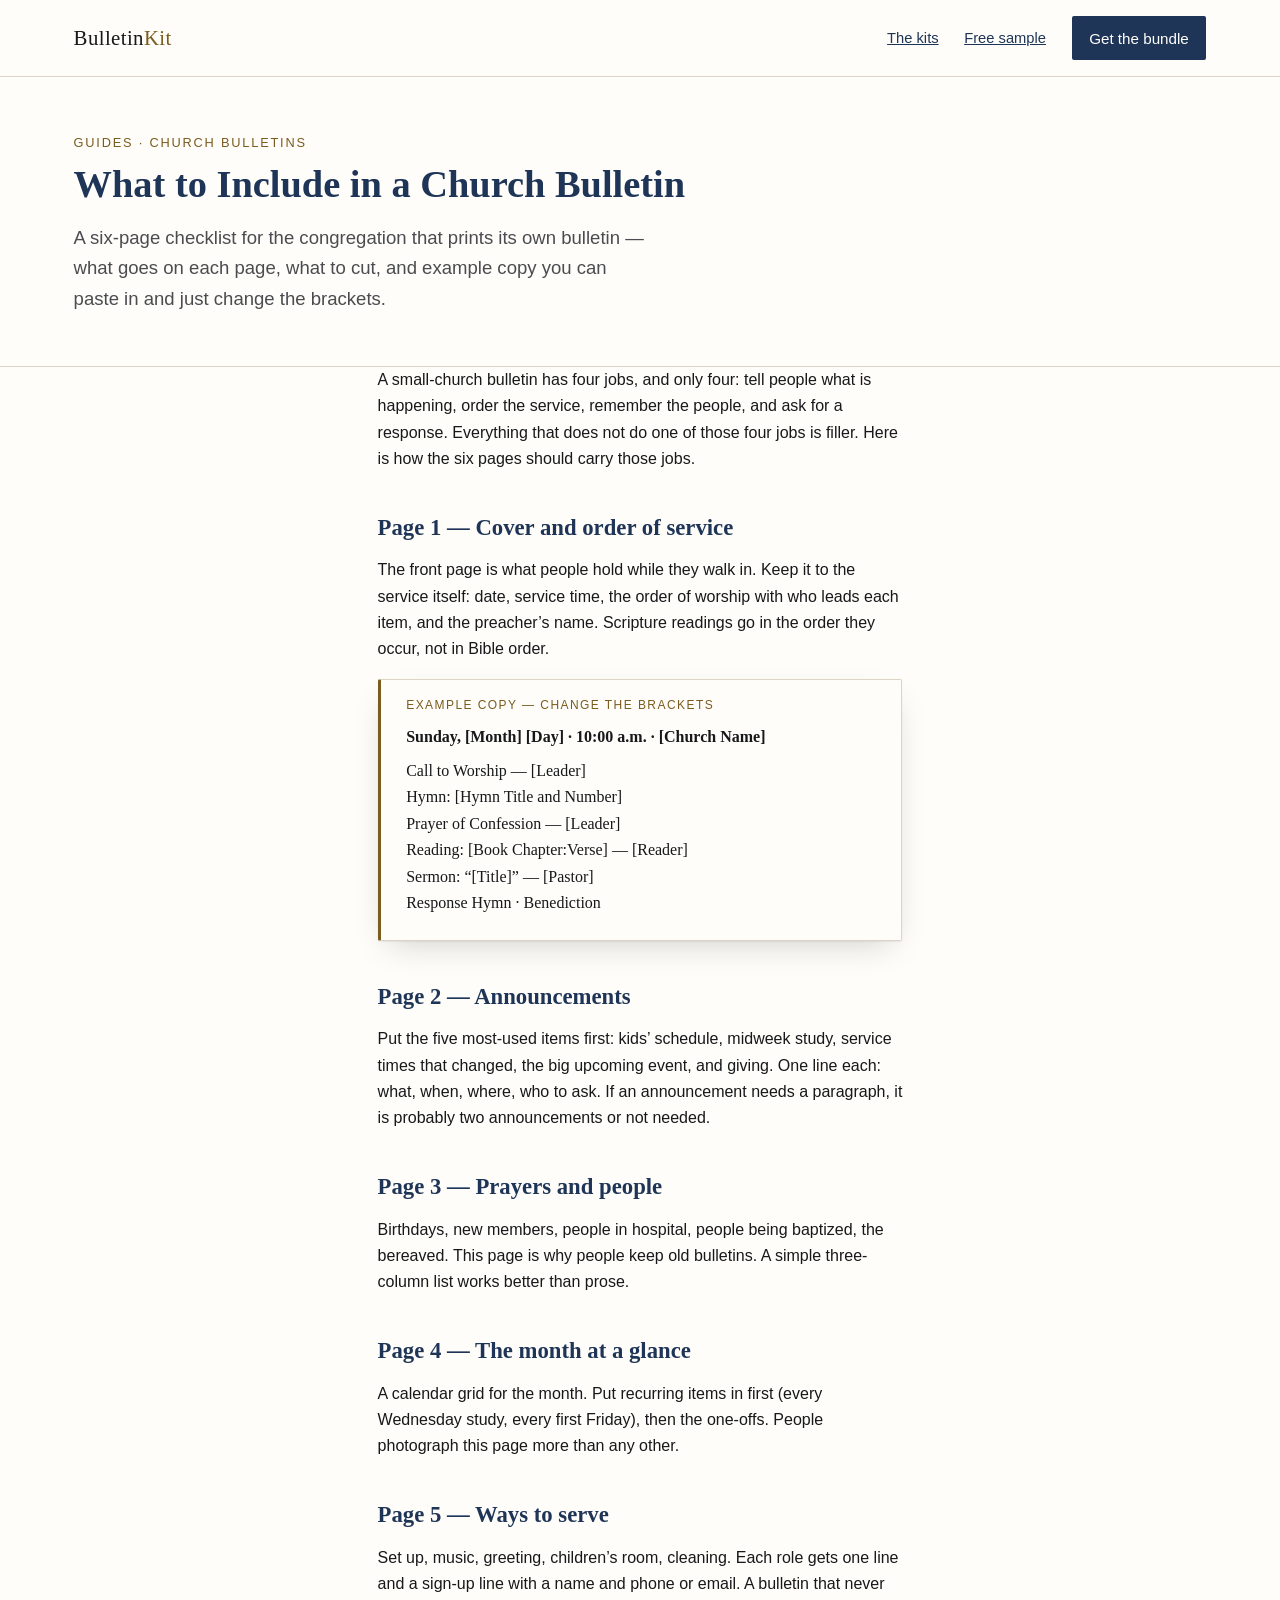
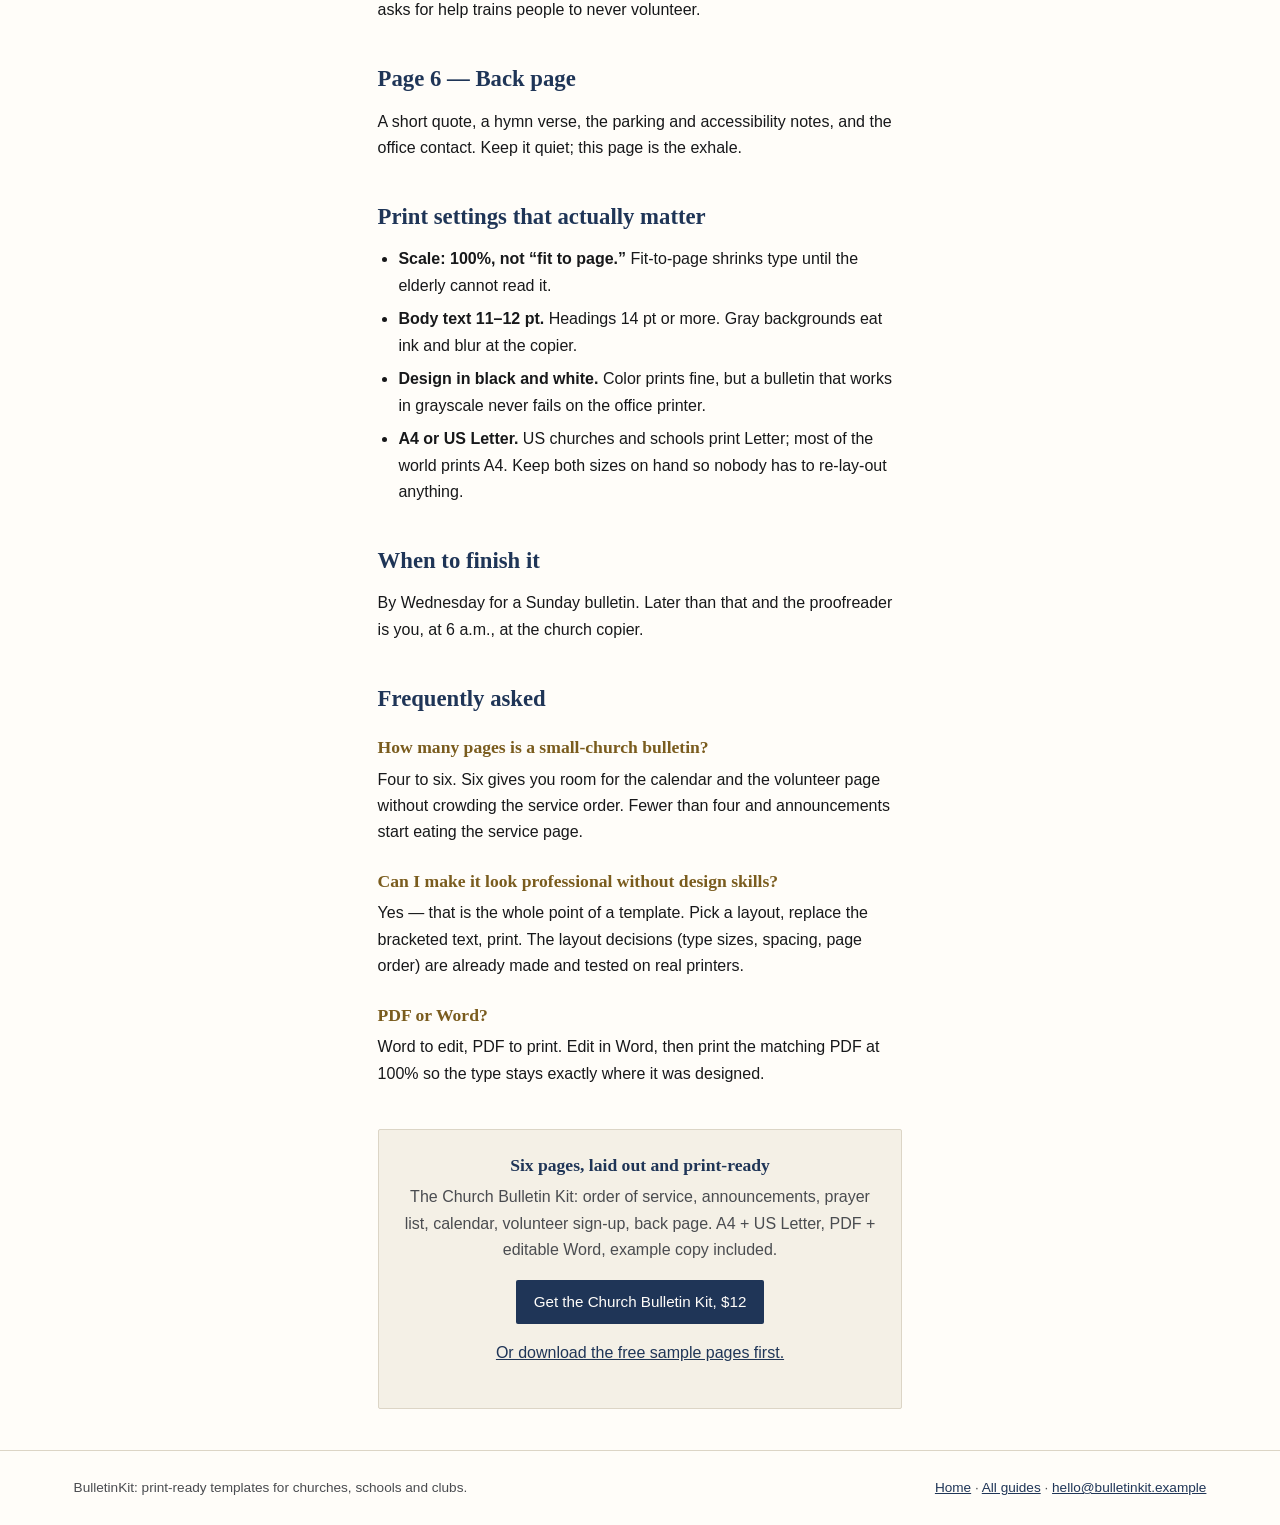
<file: blog/church-bulletin-what-to-include.html>
<!doctype html>
<html lang="en">
<head>
<meta charset="utf-8">
<meta name="viewport" content="width=device-width, initial-scale=1">
<title>What to Include in a Church Bulletin: A Six-Page Checklist</title>
<meta name="description" content="A page-by-page checklist for a small-church bulletin: order of service, announcements, prayer list, calendar, volunteer sign-up. Plus example copy you can copy.">
<link rel="stylesheet" href="style.css">
<link rel="canonical" href="https://waigua3ye.github.io/bulletinkit/blog/church-bulletin-what-to-include.html">
<meta property="og:type" content="website">
<meta property="og:title" content="What to Include in a Church Bulletin: A Six-Page Checklist">
<meta property="og:description" content="A page-by-page checklist for a small-church bulletin: order of service, announcements, prayer list, calendar, volunteer sign-up. Plus example copy you can copy.">
<meta property="og:url" content="https://waigua3ye.github.io/bulletinkit/blog/church-bulletin-what-to-include.html">
<meta name="twitter:card" content="summary_large_image">
<script type="application/ld+json">{"@context": "https://schema.org", "@type": "Article", "headline": "What to Include in a Church Bulletin: A Six-Page Checklist", "description": "A page-by-page checklist for a small-church bulletin: order of service, announcements, prayer list, calendar, volunteer sign-up. Plus example copy you can copy.", "url": "https://waigua3ye.github.io/bulletinkit/blog/church-bulletin-what-to-include.html", "mainEntityOfPage": "https://waigua3ye.github.io/bulletinkit/blog/church-bulletin-what-to-include.html", "author": {"@type": "Organization", "name": "BulletinKit"}, "publisher": {"@type": "Organization", "name": "BulletinKit"}}</script>
</head>
<body>
<header class="nav">
  <div class="wrap">
    <a class="wordmark" href="../index.html">Bulletin<span>Kit</span></a>
    <nav class="nav-links">
      <a href="../index.html#kits">The kits</a>
      <a href="../free/">Free sample</a>
      <a class="btn" href="https://payhip.com/b/D03aV?utm_source=blog&amp;utm_medium=nav&amp;utm_campaign=guides">Get the bundle</a>
    </nav>
  </div>
</header>

<div class="hero">
  <div class="wrap">
    <p class="kicker">Guides &middot; Church bulletins</p>
    <h1>What to Include in a Church Bulletin</h1>
    <p class="lede">A six-page checklist for the congregation that prints its own bulletin &mdash; what goes on each page, what to cut, and example copy you can paste in and just change the brackets.</p>
  </div>
</div>

<main class="prose">
  <p>A small-church bulletin has four jobs, and only four: tell people what is happening, order the service, remember the people, and ask for a response. Everything that does not do one of those four jobs is filler. Here is how the six pages should carry those jobs.</p>

  <h2>Page 1 &mdash; Cover and order of service</h2>
  <p>The front page is what people hold while they walk in. Keep it to the service itself: date, service time, the order of worship with who leads each item, and the preacher&rsquo;s name. Scripture readings go in the order they occur, not in Bible order.</p>
  <div class="example">
    <span class="label">Example copy &mdash; change the brackets</span>
    <p><strong>Sunday, [Month] [Day] &middot; 10:00 a.m. &middot; [Church Name]</strong></p>
    <p>Call to Worship &mdash; [Leader]<br>
    Hymn: [Hymn Title and Number]<br>
    Prayer of Confession &mdash; [Leader]<br>
    Reading: [Book Chapter:Verse] &mdash; [Reader]<br>
    Sermon: &ldquo;[Title]&rdquo; &mdash; [Pastor]<br>
    Response Hymn &middot; Benediction</p>
  </div>

  <h2>Page 2 &mdash; Announcements</h2>
  <p>Put the five most-used items first: kids&rsquo; schedule, midweek study, service times that changed, the big upcoming event, and giving. One line each: what, when, where, who to ask. If an announcement needs a paragraph, it is probably two announcements or not needed.</p>

  <h2>Page 3 &mdash; Prayers and people</h2>
  <p>Birthdays, new members, people in hospital, people being baptized, the bereaved. This page is why people keep old bulletins. A simple three-column list works better than prose.</p>

  <h2>Page 4 &mdash; The month at a glance</h2>
  <p>A calendar grid for the month. Put recurring items in first (every Wednesday study, every first Friday), then the one-offs. People photograph this page more than any other.</p>

  <h2>Page 5 &mdash; Ways to serve</h2>
  <p>Set up, music, greeting, children&rsquo;s room, cleaning. Each role gets one line and a sign-up line with a name and phone or email. A bulletin that never asks for help trains people to never volunteer.</p>

  <h2>Page 6 &mdash; Back page</h2>
  <p>A short quote, a hymn verse, the parking and accessibility notes, and the office contact. Keep it quiet; this page is the exhale.</p>

  <h2>Print settings that actually matter</h2>
  <ul>
    <li><strong>Scale: 100%, not &ldquo;fit to page.&rdquo;</strong> Fit-to-page shrinks type until the elderly cannot read it.</li>
    <li><strong>Body text 11&ndash;12 pt.</strong> Headings 14 pt or more. Gray backgrounds eat ink and blur at the copier.</li>
    <li><strong>Design in black and white.</strong> Color prints fine, but a bulletin that works in grayscale never fails on the office printer.</li>
    <li><strong>A4 or US Letter.</strong> US churches and schools print Letter; most of the world prints A4. Keep both sizes on hand so nobody has to re-lay-out anything.</li>
  </ul>

  <h2>When to finish it</h2>
  <p>By Wednesday for a Sunday bulletin. Later than that and the proofreader is you, at 6 a.m., at the church copier.</p>

  <div class="faq">
    <h2>Frequently asked</h2>
    <h3>How many pages is a small-church bulletin?</h3>
    <p>Four to six. Six gives you room for the calendar and the volunteer page without crowding the service order. Fewer than four and announcements start eating the service page.</p>
    <h3>Can I make it look professional without design skills?</h3>
    <p>Yes &mdash; that is the whole point of a template. Pick a layout, replace the bracketed text, print. The layout decisions (type sizes, spacing, page order) are already made and tested on real printers.</p>
    <h3>PDF or Word?</h3>
    <p>Word to edit, PDF to print. Edit in Word, then print the matching PDF at 100% so the type stays exactly where it was designed.</p>
  </div>

  <div class="callout">
    <h3>Six pages, laid out and print-ready</h3>
    <p>The Church Bulletin Kit: order of service, announcements, prayer list, calendar, volunteer sign-up, back page. A4 + US Letter, PDF + editable Word, example copy included.</p>
    <p><a class="btn" href="https://payhip.com/b/qdEmR?utm_source=blog&amp;utm_medium=cta&amp;utm_campaign=guides">Get the Church Bulletin Kit, $12</a></p>
    <p style="margin-top:.6rem"><a href="../free/">Or download the free sample pages first.</a></p>
  </div>
</main>

<footer>
  <div class="wrap">
    <div>BulletinKit: print-ready templates for churches, schools and clubs.</div>
    <div><a href="../index.html">Home</a> &middot; <a href="index.html">All guides</a> &middot; <a href="mailto:hello@bulletinkit.example">hello@bulletinkit.example</a></div>
  </div>
</footer>
</body>
</html>
</file>
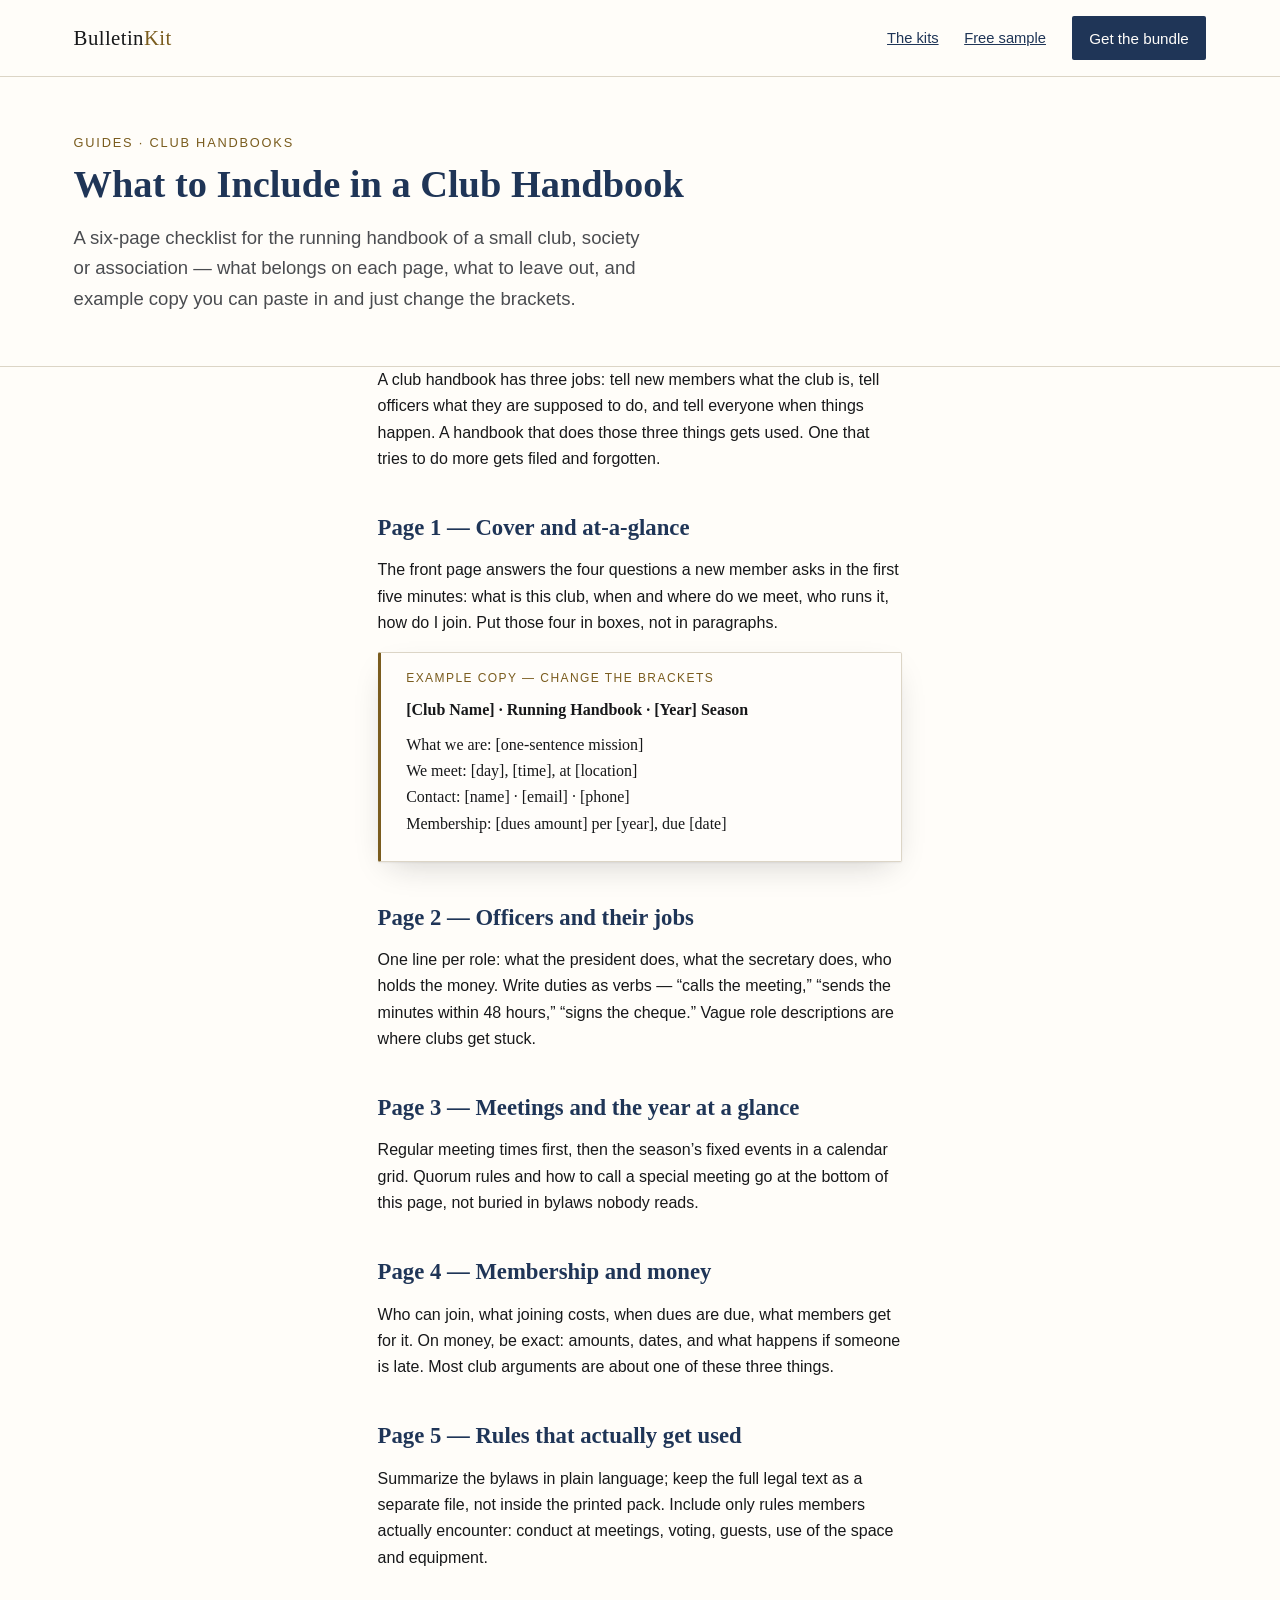
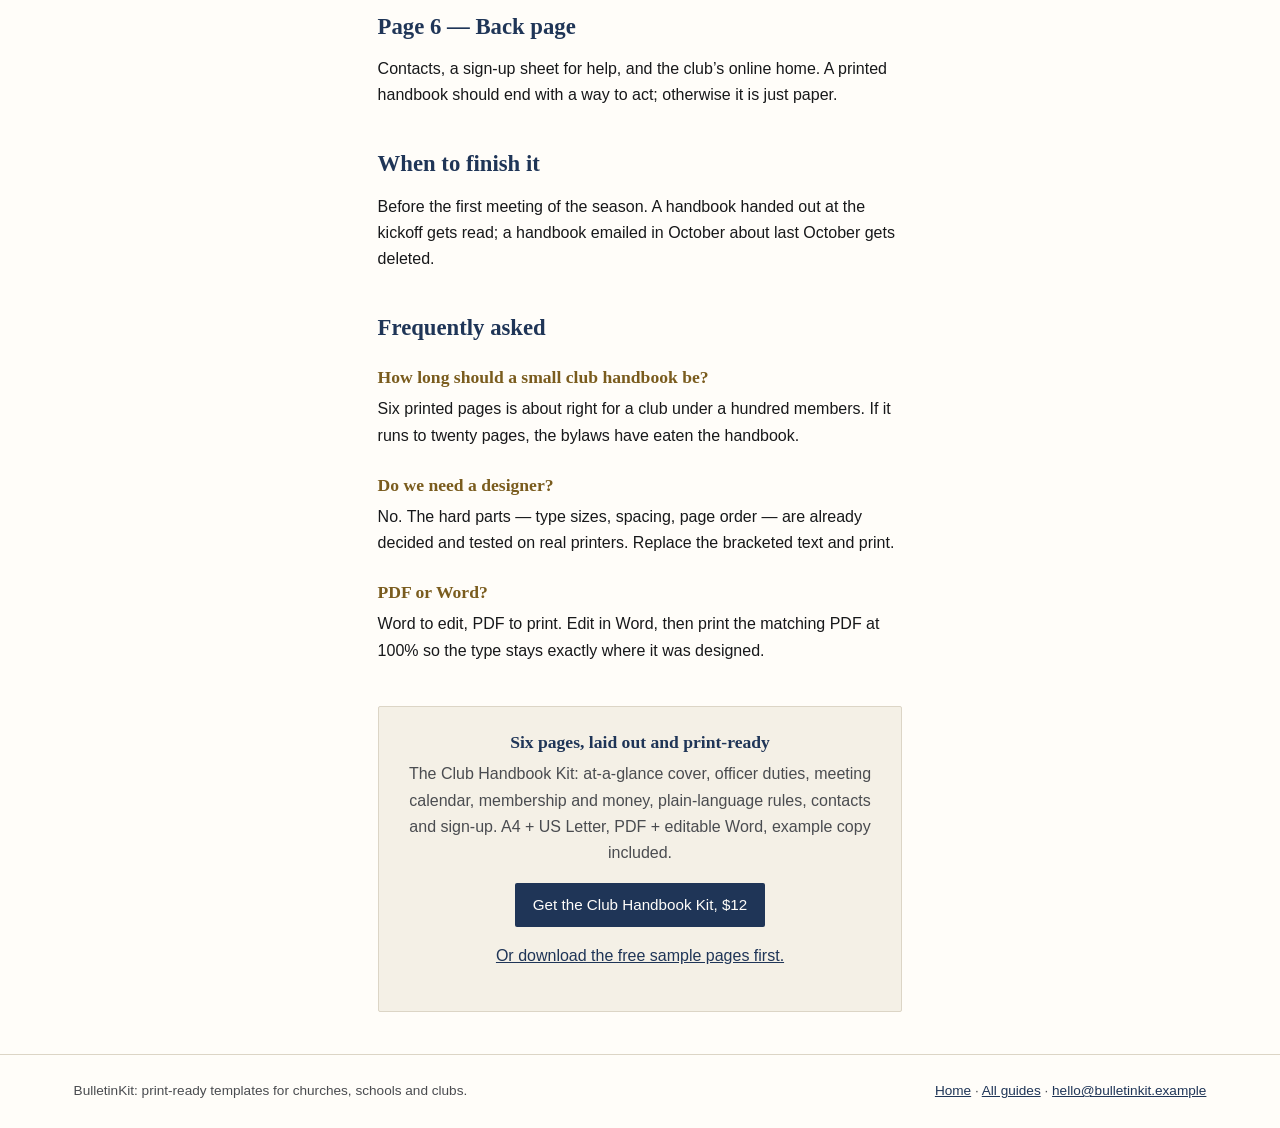
<file: blog/club-handbook-what-to-include.html>
<!doctype html>
<html lang="en">
<head>
<meta charset="utf-8">
<meta name="viewport" content="width=device-width, initial-scale=1">
<title>Club Handbook Template: What to Put in a Member Handbook (Six Pages)</title>
<meta name="description" content="A page-by-page checklist for a small club or society handbook: mission, officer duties, meeting calendar, membership and money, plain-language rules, contacts. Plus example copy you can paste in.">
<link rel="stylesheet" href="style.css">
<link rel="canonical" href="https://waigua3ye.github.io/bulletinkit/blog/club-handbook-what-to-include.html">
<meta property="og:type" content="website">
<meta property="og:title" content="Club Handbook Template: What to Put in a Member Handbook (Six Pages)">
<meta property="og:description" content="A page-by-page checklist for a small club or society handbook: mission, officer duties, meeting calendar, membership and money, plain-language rules, contacts. Plus example copy you can paste in.">
<meta property="og:url" content="https://waigua3ye.github.io/bulletinkit/blog/club-handbook-what-to-include.html">
<meta name="twitter:card" content="summary_large_image">
<script type="application/ld+json">{"@context": "https://schema.org", "@type": "Article", "headline": "Club Handbook Template: What to Put in a Member Handbook (Six Pages)", "description": "A page-by-page checklist for a small club or society handbook: mission, officer duties, meeting calendar, membership and money, plain-language rules, contacts. Plus example copy you can paste in.", "url": "https://waigua3ye.github.io/bulletinkit/blog/club-handbook-what-to-include.html", "mainEntityOfPage": "https://waigua3ye.github.io/bulletinkit/blog/club-handbook-what-to-include.html", "author": {"@type": "Organization", "name": "BulletinKit"}, "publisher": {"@type": "Organization", "name": "BulletinKit"}}</script>
</head>
<body>
<header class="nav">
  <div class="wrap">
    <a class="wordmark" href="../index.html">Bulletin<span>Kit</span></a>
    <nav class="nav-links">
      <a href="../index.html#kits">The kits</a>
      <a href="../free/">Free sample</a>
      <a class="btn" href="https://payhip.com/b/D03aV?utm_source=blog&amp;utm_medium=nav&amp;utm_campaign=guides">Get the bundle</a>
    </nav>
  </div>
</header>

<div class="hero">
  <div class="wrap">
    <p class="kicker">Guides &middot; Club handbooks</p>
    <h1>What to Include in a Club Handbook</h1>
    <p class="lede">A six-page checklist for the running handbook of a small club, society or association &mdash; what belongs on each page, what to leave out, and example copy you can paste in and just change the brackets.</p>
  </div>
</div>

<main class="prose">
  <p>A club handbook has three jobs: tell new members what the club is, tell officers what they are supposed to do, and tell everyone when things happen. A handbook that does those three things gets used. One that tries to do more gets filed and forgotten.</p>

  <h2>Page 1 &mdash; Cover and at-a-glance</h2>
  <p>The front page answers the four questions a new member asks in the first five minutes: what is this club, when and where do we meet, who runs it, how do I join. Put those four in boxes, not in paragraphs.</p>
  <div class="example">
    <span class="label">Example copy &mdash; change the brackets</span>
    <p><strong>[Club Name] &middot; Running Handbook &middot; [Year] Season</strong></p>
    <p>What we are: [one-sentence mission]<br>
    We meet: [day], [time], at [location]<br>
    Contact: [name] &middot; [email] &middot; [phone]<br>
    Membership: [dues amount] per [year], due [date]</p>
  </div>

  <h2>Page 2 &mdash; Officers and their jobs</h2>
  <p>One line per role: what the president does, what the secretary does, who holds the money. Write duties as verbs &mdash; &ldquo;calls the meeting,&rdquo; &ldquo;sends the minutes within 48 hours,&rdquo; &ldquo;signs the cheque.&rdquo; Vague role descriptions are where clubs get stuck.</p>

  <h2>Page 3 &mdash; Meetings and the year at a glance</h2>
  <p>Regular meeting times first, then the season&rsquo;s fixed events in a calendar grid. Quorum rules and how to call a special meeting go at the bottom of this page, not buried in bylaws nobody reads.</p>

  <h2>Page 4 &mdash; Membership and money</h2>
  <p>Who can join, what joining costs, when dues are due, what members get for it. On money, be exact: amounts, dates, and what happens if someone is late. Most club arguments are about one of these three things.</p>

  <h2>Page 5 &mdash; Rules that actually get used</h2>
  <p>Summarize the bylaws in plain language; keep the full legal text as a separate file, not inside the printed pack. Include only rules members actually encounter: conduct at meetings, voting, guests, use of the space and equipment.</p>

  <h2>Page 6 &mdash; Back page</h2>
  <p>Contacts, a sign-up sheet for help, and the club&rsquo;s online home. A printed handbook should end with a way to act; otherwise it is just paper.</p>

  <h2>When to finish it</h2>
  <p>Before the first meeting of the season. A handbook handed out at the kickoff gets read; a handbook emailed in October about last October gets deleted.</p>

  <div class="faq">
    <h2>Frequently asked</h2>
    <h3>How long should a small club handbook be?</h3>
    <p>Six printed pages is about right for a club under a hundred members. If it runs to twenty pages, the bylaws have eaten the handbook.</p>
    <h3>Do we need a designer?</h3>
    <p>No. The hard parts &mdash; type sizes, spacing, page order &mdash; are already decided and tested on real printers. Replace the bracketed text and print.</p>
    <h3>PDF or Word?</h3>
    <p>Word to edit, PDF to print. Edit in Word, then print the matching PDF at 100% so the type stays exactly where it was designed.</p>
  </div>

  <div class="callout">
    <h3>Six pages, laid out and print-ready</h3>
    <p>The Club Handbook Kit: at-a-glance cover, officer duties, meeting calendar, membership and money, plain-language rules, contacts and sign-up. A4 + US Letter, PDF + editable Word, example copy included.</p>
    <p><a class="btn" href="https://payhip.com/b/9VRug?utm_source=blog&amp;utm_medium=cta&amp;utm_campaign=guides">Get the Club Handbook Kit, $12</a></p>
    <p style="margin-top:.6rem"><a href="../free/">Or download the free sample pages first.</a></p>
  </div>
</main>

<footer>
  <div class="wrap">
    <div>BulletinKit: print-ready templates for churches, schools and clubs.</div>
    <div><a href="../index.html">Home</a> &middot; <a href="index.html">All guides</a> &middot; <a href="mailto:hello@bulletinkit.example">hello@bulletinkit.example</a></div>
  </div>
</footer>
</body>
</html>
</file>
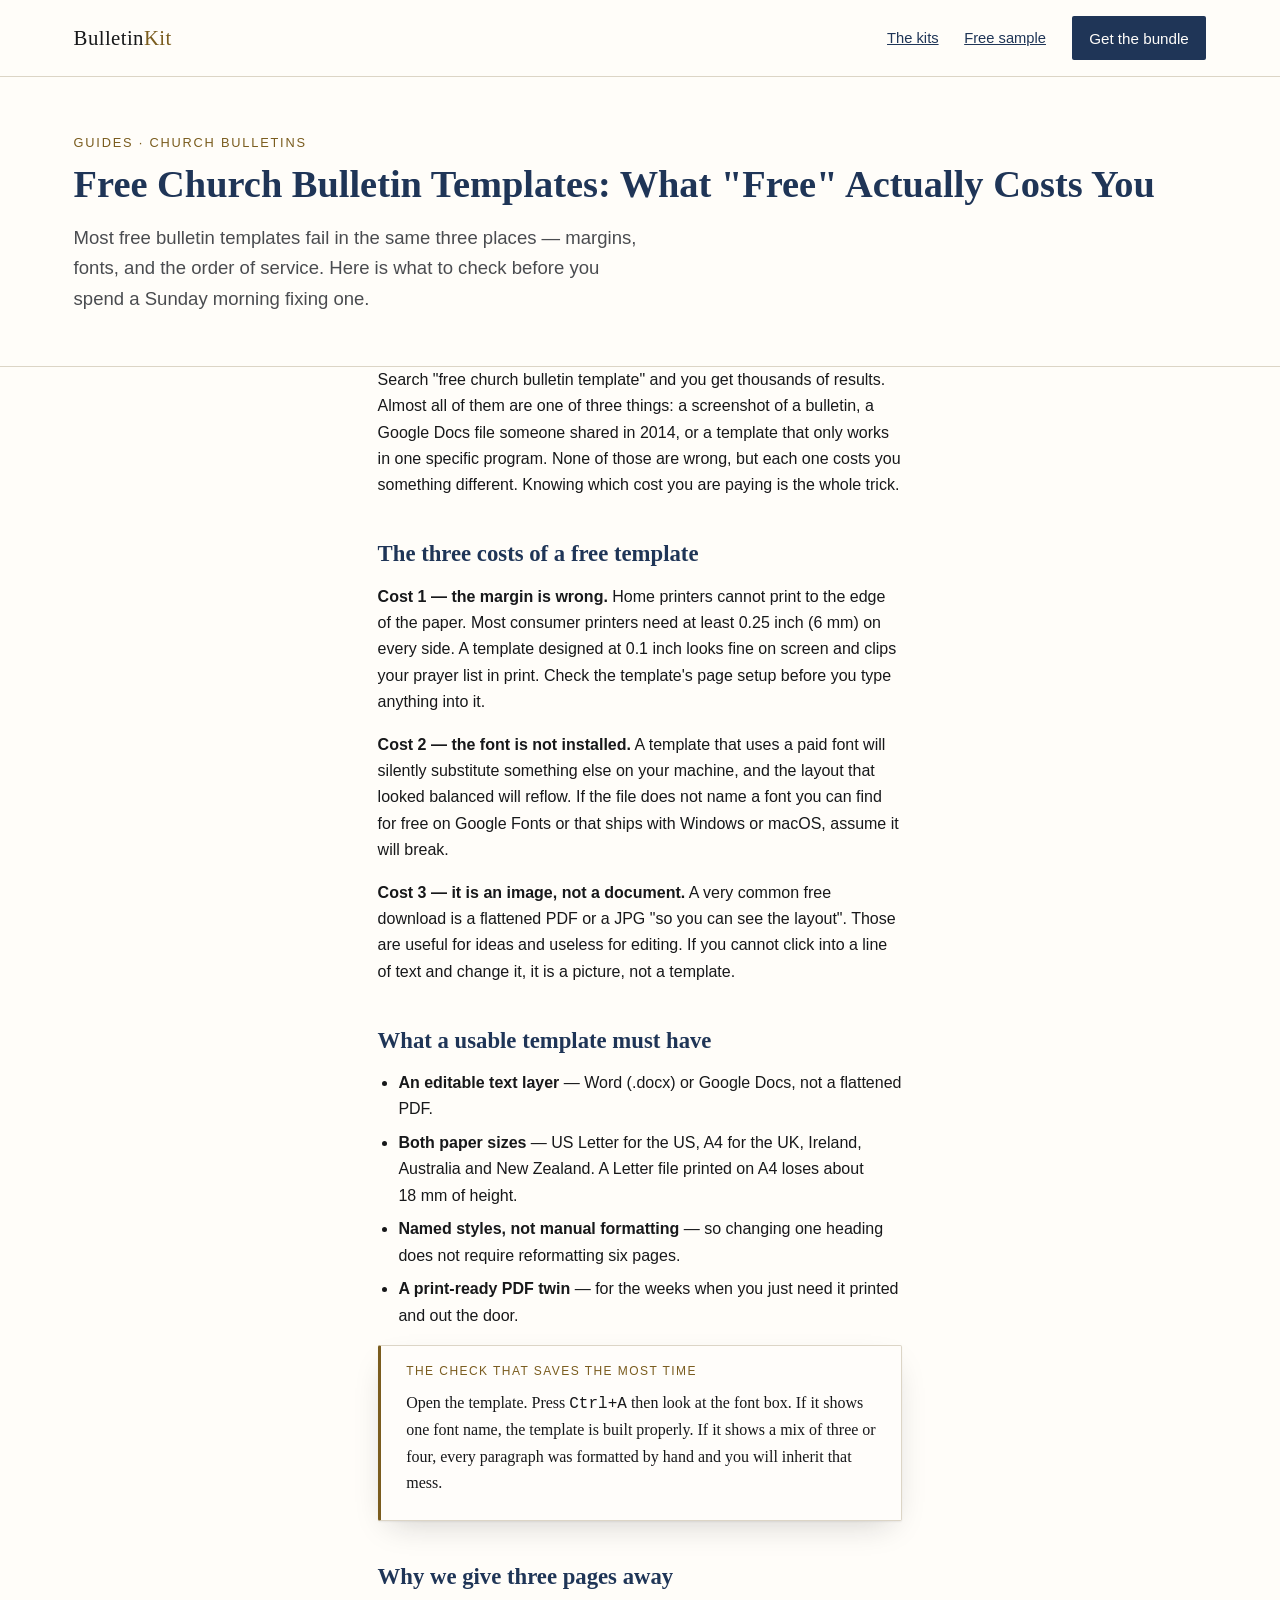
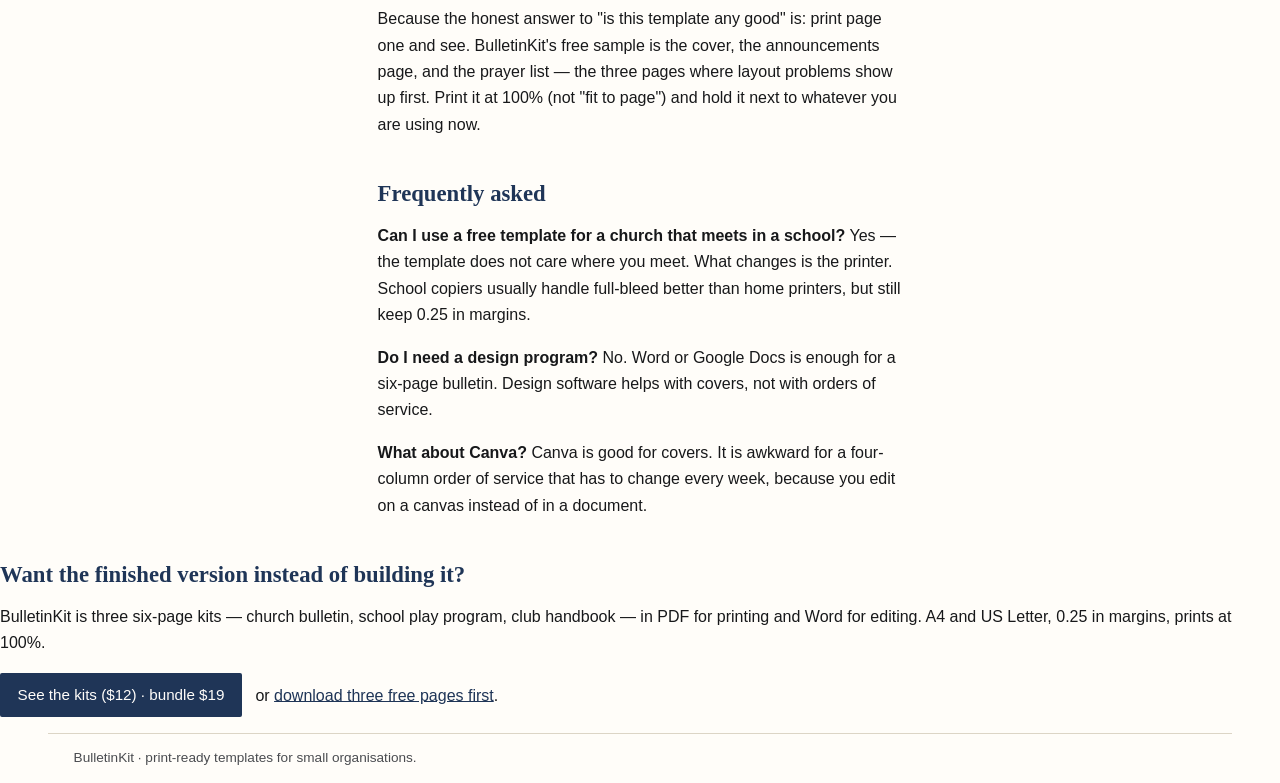
<file: blog/free-church-bulletin-template-word.html>
<!doctype html>
<html lang="en">
<head>
<meta charset="utf-8">
<meta name="viewport" content="width=device-width, initial-scale=1">
<title>Free Church Bulletin Template: What Free Actually Costs You</title>
<meta name="description" content="Free church bulletin templates usually fail on margins, fonts or editability. Here is what to check before you print, and why we give three pages away.">
<link rel="canonical" href="https://waigua3ye.github.io/bulletinkit/blog/free-church-bulletin-template-word.html">
<meta property="og:type" content="article">
<meta property="og:title" content="Free Church Bulletin Template: What Free Actually Costs You">
<meta property="og:description" content="Free church bulletin templates usually fail on margins, fonts or editability. Here is what to check before you print, and why we give three pages away.">
<meta property="og:url" content="https://waigua3ye.github.io/bulletinkit/blog/free-church-bulletin-template-word.html">
<link rel="stylesheet" href="style.css">
<script type="application/ld+json">{"@context": "https://schema.org", "@type": "Article", "headline": "Free Church Bulletin Template: What Free Actually Costs You", "description": "Free church bulletin templates usually fail on margins, fonts or editability. Here is what to check before you print, and why we give three pages away.", "url": "https://waigua3ye.github.io/bulletinkit/blog/free-church-bulletin-template-word.html", "datePublished": "2026-11-03", "dateModified": "2026-11-03", "author": {"@type": "Organization", "name": "BulletinKit"}, "publisher": {"@type": "Organization", "name": "BulletinKit"}}</script>
</head>
<body>
<header class="nav">
  <div class="wrap">
    <a class="wordmark" href="../index.html">Bulletin<span>Kit</span></a>
    <nav class="nav-links">
      <a href="../index.html#kits">The kits</a>
      <a href="../free/">Free sample</a>
      <a class="btn" href="https://payhip.com/b/D03aV?utm_source=blog&amp;utm_medium=nav">Get the bundle</a>
    </nav>
  </div>
</header>

<div class="hero"><div class="wrap">
  <p class="kicker">Guides &middot; Church bulletins</p>
  <h1>Free Church Bulletin Templates: What "Free" Actually Costs You</h1>
  <p class="lede">Most free bulletin templates fail in the same three places &mdash; margins, fonts, and the order of service. Here is what to check before you spend a Sunday morning fixing one.</p>
</div></div>

<main class="prose">
<p>Search "free church bulletin template" and you get thousands of results. Almost all of them are one of three things: a screenshot of a bulletin, a Google Docs file someone shared in 2014, or a template that only works in one specific program. None of those are wrong, but each one costs you something different. Knowing which cost you are paying is the whole trick.</p>

<h2>The three costs of a free template</h2>
<p><strong>Cost 1 &mdash; the margin is wrong.</strong> Home printers cannot print to the edge of the paper. Most consumer printers need at least 0.25 inch (6&nbsp;mm) on every side. A template designed at 0.1 inch looks fine on screen and clips your prayer list in print. Check the template's page setup before you type anything into it.</p>
<p><strong>Cost 2 &mdash; the font is not installed.</strong> A template that uses a paid font will silently substitute something else on your machine, and the layout that looked balanced will reflow. If the file does not name a font you can find for free on Google Fonts or that ships with Windows or macOS, assume it will break.</p>
<p><strong>Cost 3 &mdash; it is an image, not a document.</strong> A very common free download is a flattened PDF or a JPG "so you can see the layout". Those are useful for ideas and useless for editing. If you cannot click into a line of text and change it, it is a picture, not a template.</p>

<h2>What a usable template must have</h2>
<ul>
<li><strong>An editable text layer</strong> &mdash; Word (.docx) or Google Docs, not a flattened PDF.</li>
<li><strong>Both paper sizes</strong> &mdash; US Letter for the US, A4 for the UK, Ireland, Australia and New Zealand. A Letter file printed on A4 loses about 18&nbsp;mm of height.</li>
<li><strong>Named styles, not manual formatting</strong> &mdash; so changing one heading does not require reformatting six pages.</li>
<li><strong>A print-ready PDF twin</strong> &mdash; for the weeks when you just need it printed and out the door.</li>
</ul>

<div class="example">
<span class="label">The check that saves the most time</span>
<p>Open the template. Press <code>Ctrl+A</code> then look at the font box. If it shows one font name, the template is built properly. If it shows a mix of three or four, every paragraph was formatted by hand and you will inherit that mess.</p>
</div>

<h2>Why we give three pages away</h2>
<p>Because the honest answer to "is this template any good" is: print page one and see. BulletinKit's free sample is the cover, the announcements page, and the prayer list &mdash; the three pages where layout problems show up first. Print it at 100% (not "fit to page") and hold it next to whatever you are using now.</p>

<h2>Frequently asked</h2>
<p><strong>Can I use a free template for a church that meets in a school?</strong> Yes &mdash; the template does not care where you meet. What changes is the printer. School copiers usually handle full-bleed better than home printers, but still keep 0.25&nbsp;in margins.</p>
<p><strong>Do I need a design program?</strong> No. Word or Google Docs is enough for a six-page bulletin. Design software helps with covers, not with orders of service.</p>
<p><strong>What about Canva?</strong> Canva is good for covers. It is awkward for a four-column order of service that has to change every week, because you edit on a canvas instead of in a document.</p>
</main>

<div class="cta-box">
  <h2>Want the finished version instead of building it?</h2>
  <p>BulletinKit is three six-page kits &mdash; church bulletin, school play program, club handbook &mdash; in PDF for printing and Word for editing. A4 and US Letter, 0.25&nbsp;in margins, prints at 100%.</p>
  <p><a class="btn" href="https://payhip.com/b/D03aV?utm_source=blog&amp;utm_medium=end">See the kits ($12) &middot; bundle $19</a>
  &nbsp; or <a href="../free/">download three free pages first</a>.</p>
</div>
<footer class="wrap foot">
  <p>BulletinKit &middot; print-ready templates for small organisations.</p>
</footer>
</body>
</html>
</file>
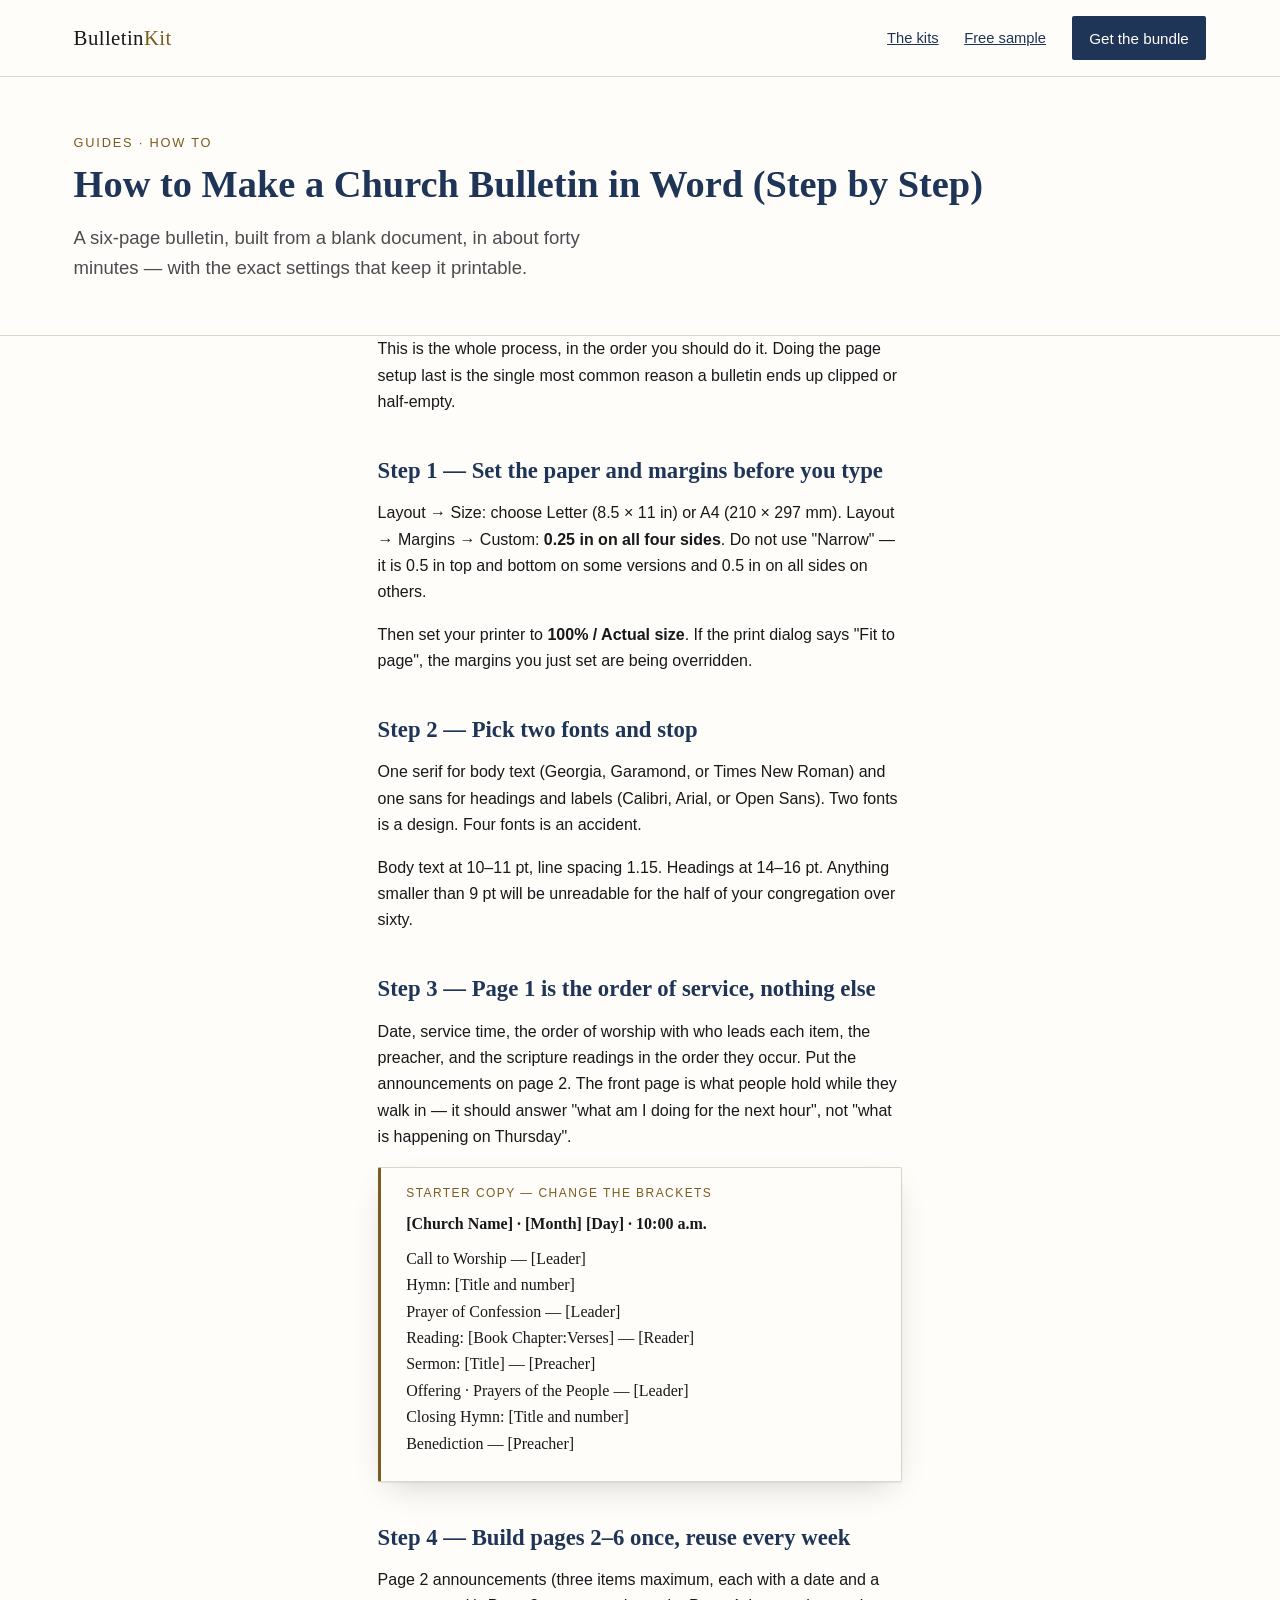
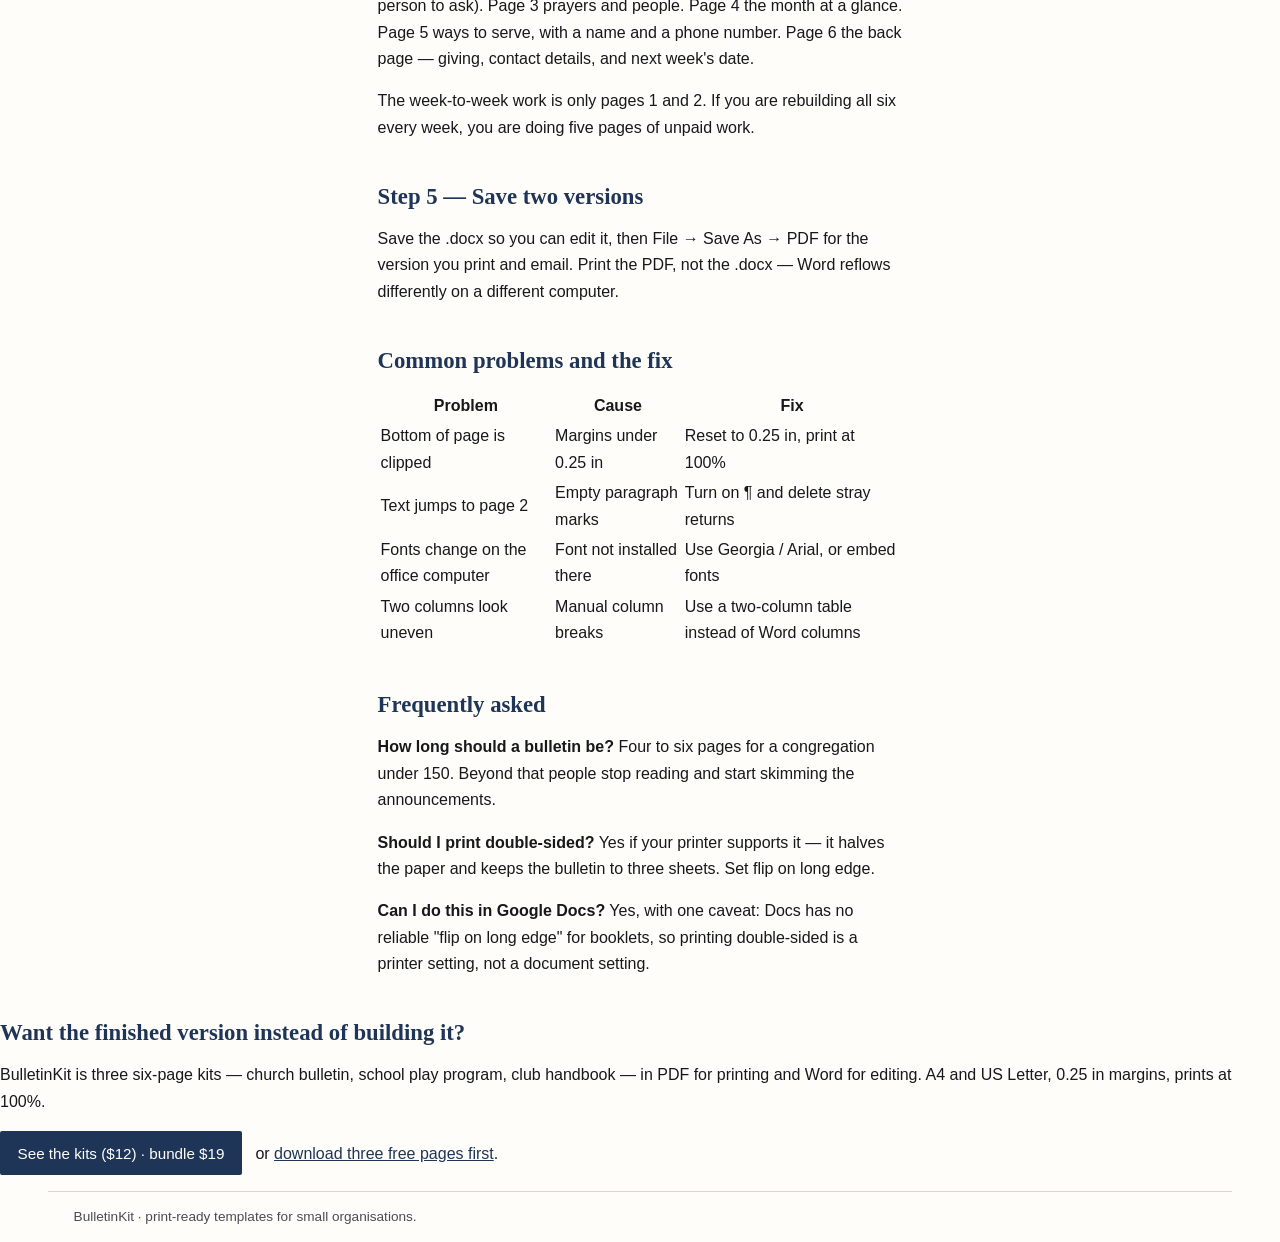
<file: blog/how-to-make-a-church-bulletin-in-word.html>
<!doctype html>
<html lang="en">
<head>
<meta charset="utf-8">
<meta name="viewport" content="width=device-width, initial-scale=1">
<title>How to Make a Church Bulletin in Word (Step by Step)</title>
<meta name="description" content="A six-page church bulletin built in Word in about forty minutes: exact margin, paper, font and print settings, plus the four problems that ruin printing.">
<link rel="canonical" href="https://waigua3ye.github.io/bulletinkit/blog/how-to-make-a-church-bulletin-in-word.html">
<meta property="og:type" content="article">
<meta property="og:title" content="How to Make a Church Bulletin in Word (Step by Step)">
<meta property="og:description" content="A six-page church bulletin built in Word in about forty minutes: exact margin, paper, font and print settings, plus the four problems that ruin printing.">
<meta property="og:url" content="https://waigua3ye.github.io/bulletinkit/blog/how-to-make-a-church-bulletin-in-word.html">
<link rel="stylesheet" href="style.css">
<script type="application/ld+json">{"@context": "https://schema.org", "@type": "Article", "headline": "How to Make a Church Bulletin in Word (Step by Step)", "description": "A six-page church bulletin built in Word in about forty minutes: exact margin, paper, font and print settings, plus the four problems that ruin printing.", "url": "https://waigua3ye.github.io/bulletinkit/blog/how-to-make-a-church-bulletin-in-word.html", "datePublished": "2026-11-03", "dateModified": "2026-11-03", "author": {"@type": "Organization", "name": "BulletinKit"}, "publisher": {"@type": "Organization", "name": "BulletinKit"}}</script>
</head>
<body>
<header class="nav">
  <div class="wrap">
    <a class="wordmark" href="../index.html">Bulletin<span>Kit</span></a>
    <nav class="nav-links">
      <a href="../index.html#kits">The kits</a>
      <a href="../free/">Free sample</a>
      <a class="btn" href="https://payhip.com/b/D03aV?utm_source=blog&amp;utm_medium=nav">Get the bundle</a>
    </nav>
  </div>
</header>

<div class="hero"><div class="wrap">
  <p class="kicker">Guides &middot; How to</p>
  <h1>How to Make a Church Bulletin in Word (Step by Step)</h1>
  <p class="lede">A six-page bulletin, built from a blank document, in about forty minutes &mdash; with the exact settings that keep it printable.</p>
</div></div>

<main class="prose">
<p>This is the whole process, in the order you should do it. Doing the page setup last is the single most common reason a bulletin ends up clipped or half-empty.</p>

<h2>Step 1 &mdash; Set the paper and margins before you type</h2>
<p>Layout &rarr; Size: choose Letter (8.5 &times; 11&nbsp;in) or A4 (210 &times; 297&nbsp;mm). Layout &rarr; Margins &rarr; Custom: <strong>0.25&nbsp;in on all four sides</strong>. Do not use "Narrow" &mdash; it is 0.5&nbsp;in top and bottom on some versions and 0.5&nbsp;in on all sides on others.</p>
<p>Then set your printer to <strong>100% / Actual size</strong>. If the print dialog says "Fit to page", the margins you just set are being overridden.</p>

<h2>Step 2 &mdash; Pick two fonts and stop</h2>
<p>One serif for body text (Georgia, Garamond, or Times New Roman) and one sans for headings and labels (Calibri, Arial, or Open Sans). Two fonts is a design. Four fonts is an accident.</p>
<p>Body text at 10&ndash;11&nbsp;pt, line spacing 1.15. Headings at 14&ndash;16&nbsp;pt. Anything smaller than 9&nbsp;pt will be unreadable for the half of your congregation over sixty.</p>

<h2>Step 3 &mdash; Page 1 is the order of service, nothing else</h2>
<p>Date, service time, the order of worship with who leads each item, the preacher, and the scripture readings in the order they occur. Put the announcements on page 2. The front page is what people hold while they walk in &mdash; it should answer "what am I doing for the next hour", not "what is happening on Thursday".</p>

<div class="example">
<span class="label">Starter copy &mdash; change the brackets</span>
<p><strong>[Church Name] &middot; [Month] [Day] &middot; 10:00 a.m.</strong></p>
<p>Call to Worship &mdash; [Leader]<br>
Hymn: [Title and number]<br>
Prayer of Confession &mdash; [Leader]<br>
Reading: [Book Chapter:Verses] &mdash; [Reader]<br>
Sermon: [Title] &mdash; [Preacher]<br>
Offering &middot; Prayers of the People &mdash; [Leader]<br>
Closing Hymn: [Title and number]<br>
Benediction &mdash; [Preacher]</p>
</div>

<h2>Step 4 &mdash; Build pages 2&ndash;6 once, reuse every week</h2>
<p>Page 2 announcements (three items maximum, each with a date and a person to ask). Page 3 prayers and people. Page 4 the month at a glance. Page 5 ways to serve, with a name and a phone number. Page 6 the back page &mdash; giving, contact details, and next week's date.</p>
<p>The week-to-week work is only pages 1 and 2. If you are rebuilding all six every week, you are doing five pages of unpaid work.</p>

<h2>Step 5 &mdash; Save two versions</h2>
<p>Save the .docx so you can edit it, then File &rarr; Save As &rarr; PDF for the version you print and email. Print the PDF, not the .docx &mdash; Word reflows differently on a different computer.</p>

<h2>Common problems and the fix</h2>
<table>
<tr><th>Problem</th><th>Cause</th><th>Fix</th></tr>
<tr><td>Bottom of page is clipped</td><td>Margins under 0.25&nbsp;in</td><td>Reset to 0.25&nbsp;in, print at 100%</td></tr>
<tr><td>Text jumps to page 2</td><td>Empty paragraph marks</td><td>Turn on &para; and delete stray returns</td></tr>
<tr><td>Fonts change on the office computer</td><td>Font not installed there</td><td>Use Georgia / Arial, or embed fonts</td></tr>
<tr><td>Two columns look uneven</td><td>Manual column breaks</td><td>Use a two-column table instead of Word columns</td></tr>
</table>

<h2>Frequently asked</h2>
<p><strong>How long should a bulletin be?</strong> Four to six pages for a congregation under 150. Beyond that people stop reading and start skimming the announcements.</p>
<p><strong>Should I print double-sided?</strong> Yes if your printer supports it &mdash; it halves the paper and keeps the bulletin to three sheets. Set flip on long edge.</p>
<p><strong>Can I do this in Google Docs?</strong> Yes, with one caveat: Docs has no reliable "flip on long edge" for booklets, so printing double-sided is a printer setting, not a document setting.</p>
</main>

<div class="cta-box">
  <h2>Want the finished version instead of building it?</h2>
  <p>BulletinKit is three six-page kits &mdash; church bulletin, school play program, club handbook &mdash; in PDF for printing and Word for editing. A4 and US Letter, 0.25&nbsp;in margins, prints at 100%.</p>
  <p><a class="btn" href="https://payhip.com/b/D03aV?utm_source=blog&amp;utm_medium=end">See the kits ($12) &middot; bundle $19</a>
  &nbsp; or <a href="../free/">download three free pages first</a>.</p>
</div>
<footer class="wrap foot">
  <p>BulletinKit &middot; print-ready templates for small organisations.</p>
</footer>
</body>
</html>
</file>
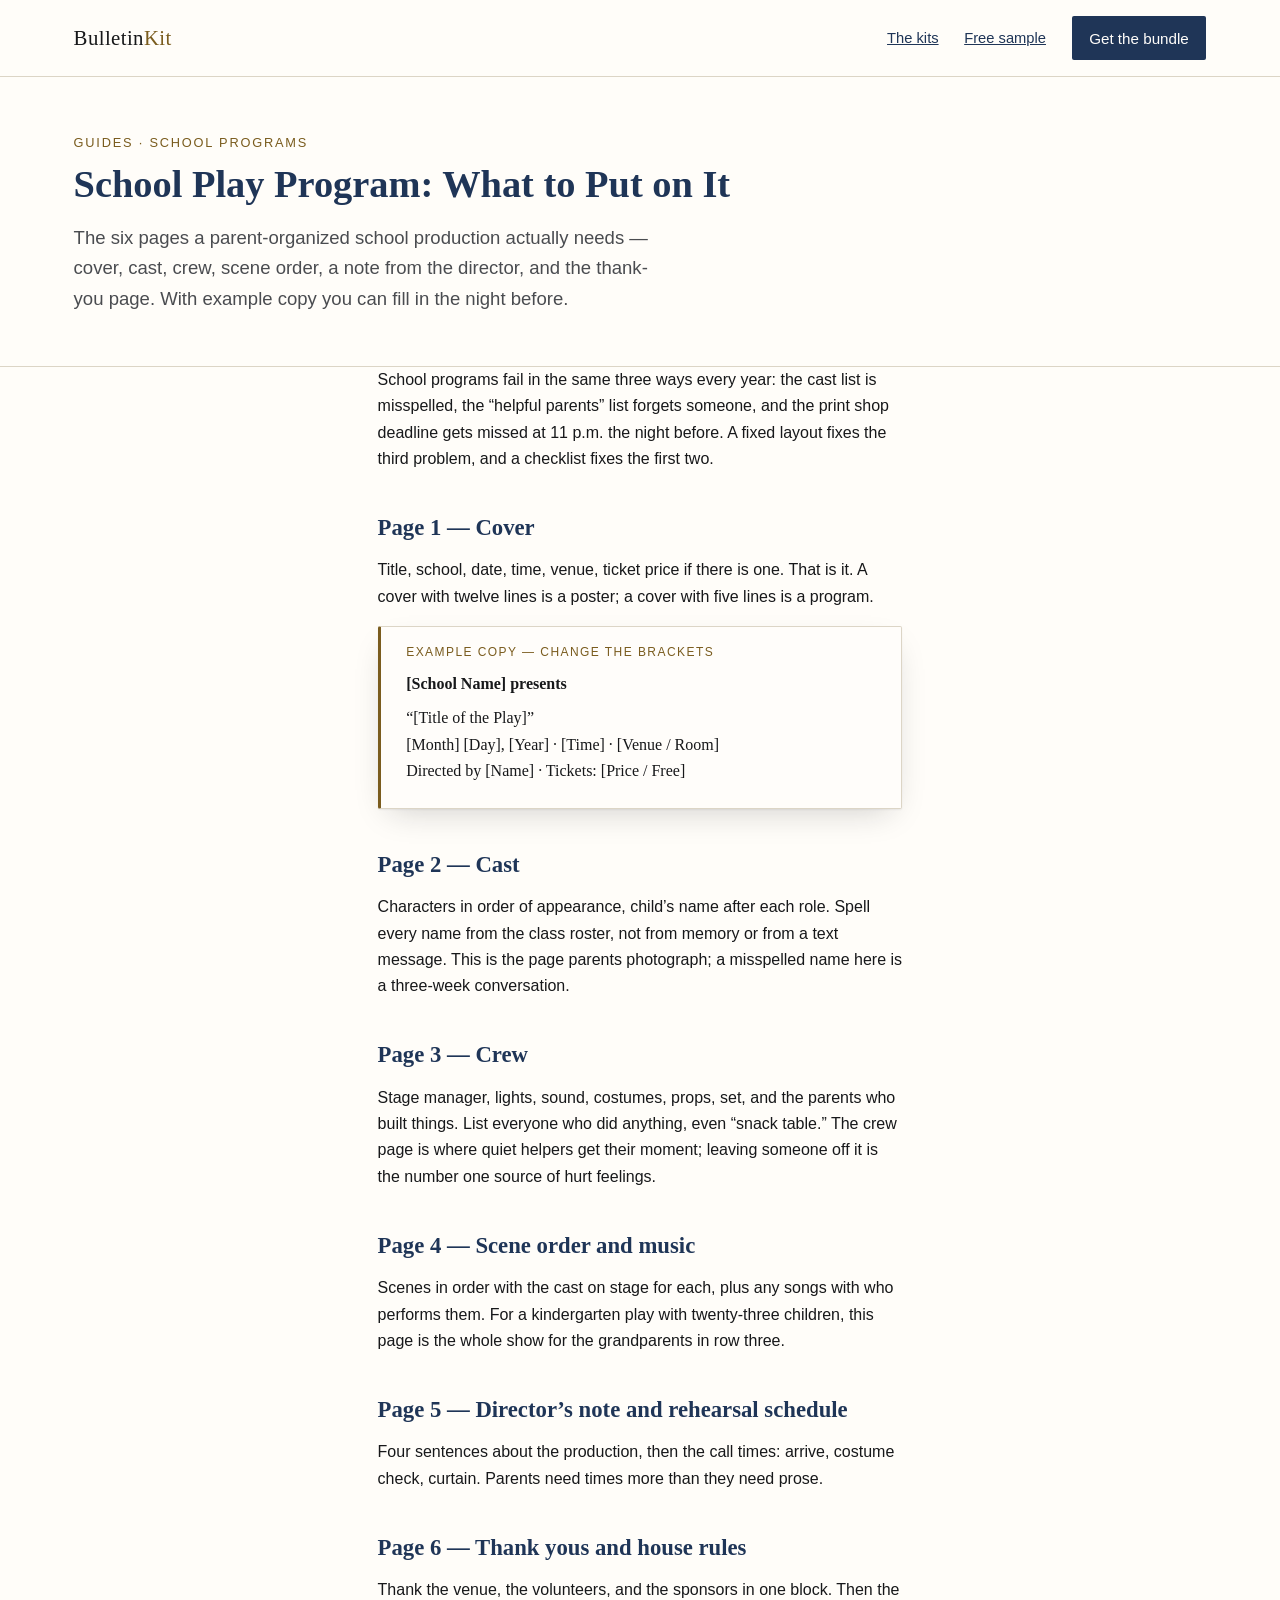
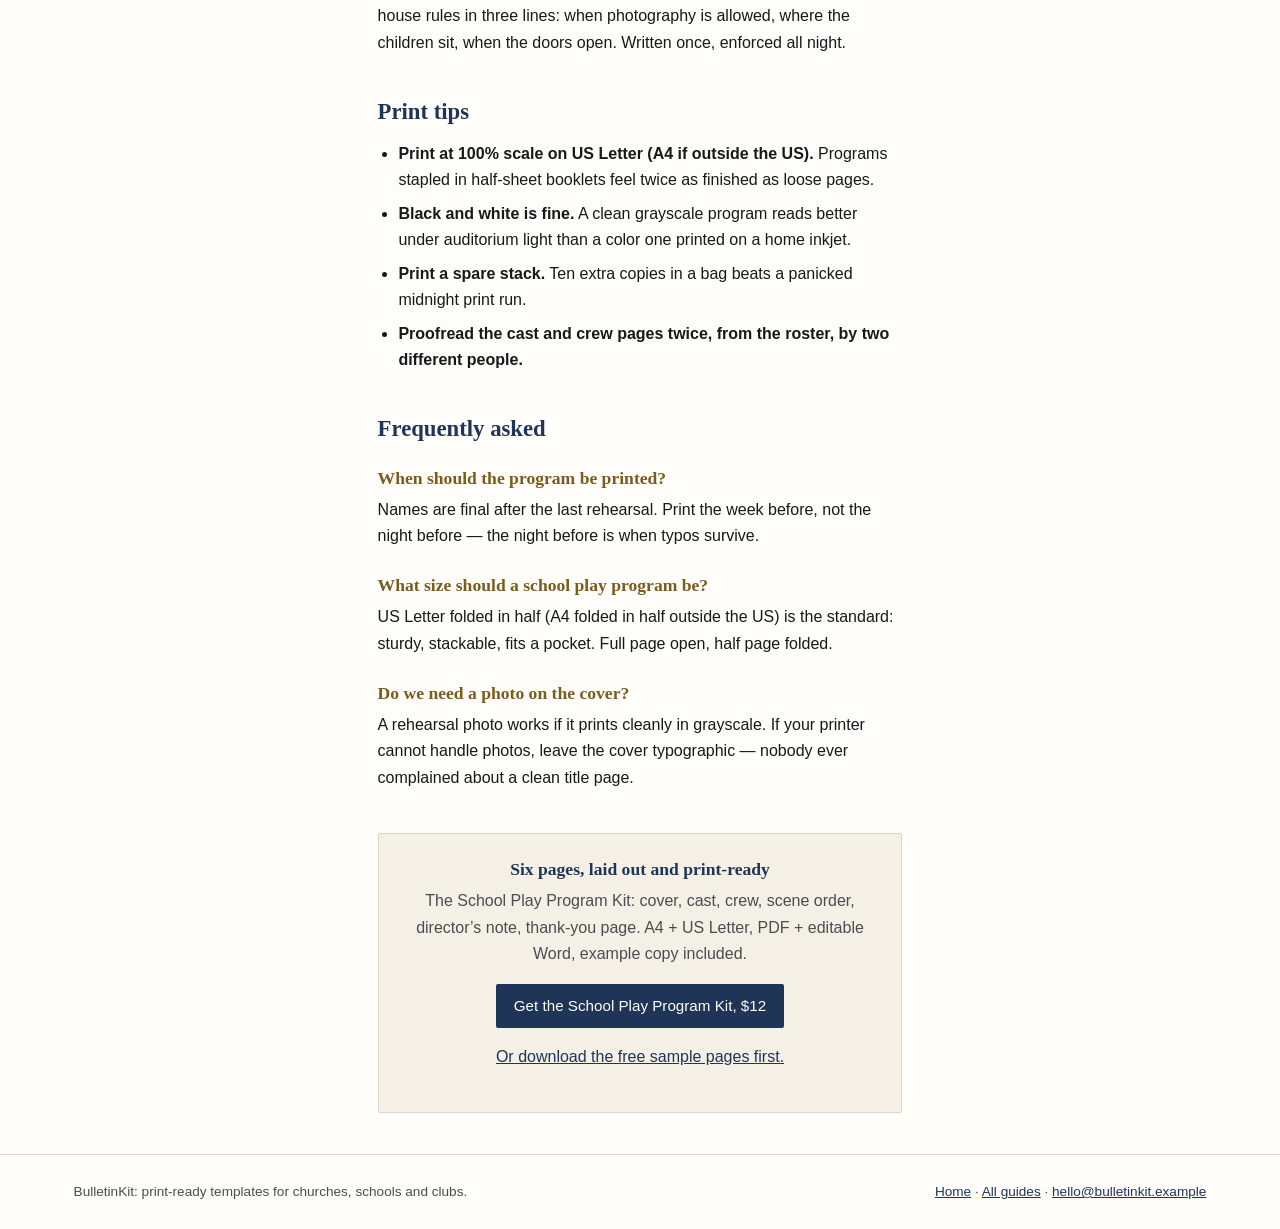
<file: blog/school-play-program-what-to-include.html>
<!doctype html>
<html lang="en">
<head>
<meta charset="utf-8">
<meta name="viewport" content="width=device-width, initial-scale=1">
<title>School Play Program: What to Put on It (With a Printable Example)</title>
<meta name="description" content="What goes on a school play program: cover, cast list, crew list, scene order, director's note, thank-yous. Example copy and print tips for parent-organized productions.">
<link rel="stylesheet" href="style.css">
<link rel="canonical" href="https://waigua3ye.github.io/bulletinkit/blog/school-play-program-what-to-include.html">
<meta property="og:type" content="website">
<meta property="og:title" content="School Play Program: What to Put on It (With a Printable Example)">
<meta property="og:description" content="What goes on a school play program: cover, cast list, crew list, scene order, director's note, thank-yous. Example copy and print tips for parent-organized productions.">
<meta property="og:url" content="https://waigua3ye.github.io/bulletinkit/blog/school-play-program-what-to-include.html">
<meta name="twitter:card" content="summary_large_image">
<script type="application/ld+json">{"@context": "https://schema.org", "@type": "Article", "headline": "School Play Program: What to Put on It (With a Printable Example)", "description": "What goes on a school play program: cover, cast list, crew list, scene order, director's note, thank-yous. Example copy and print tips for parent-organized productions.", "url": "https://waigua3ye.github.io/bulletinkit/blog/school-play-program-what-to-include.html", "mainEntityOfPage": "https://waigua3ye.github.io/bulletinkit/blog/school-play-program-what-to-include.html", "author": {"@type": "Organization", "name": "BulletinKit"}, "publisher": {"@type": "Organization", "name": "BulletinKit"}}</script>
</head>
<body>
<header class="nav">
  <div class="wrap">
    <a class="wordmark" href="../index.html">Bulletin<span>Kit</span></a>
    <nav class="nav-links">
      <a href="../index.html#kits">The kits</a>
      <a href="../free/">Free sample</a>
      <a class="btn" href="https://payhip.com/b/D03aV?utm_source=blog&amp;utm_medium=nav&amp;utm_campaign=guides">Get the bundle</a>
    </nav>
  </div>
</header>

<div class="hero">
  <div class="wrap">
    <p class="kicker">Guides &middot; School programs</p>
    <h1>School Play Program: What to Put on It</h1>
    <p class="lede">The six pages a parent-organized school production actually needs &mdash; cover, cast, crew, scene order, a note from the director, and the thank-you page. With example copy you can fill in the night before.</p>
  </div>
</div>

<main class="prose">
  <p>School programs fail in the same three ways every year: the cast list is misspelled, the &ldquo;helpful parents&rdquo; list forgets someone, and the print shop deadline gets missed at 11 p.m. the night before. A fixed layout fixes the third problem, and a checklist fixes the first two.</p>

  <h2>Page 1 &mdash; Cover</h2>
  <p>Title, school, date, time, venue, ticket price if there is one. That is it. A cover with twelve lines is a poster; a cover with five lines is a program.</p>
  <div class="example">
    <span class="label">Example copy &mdash; change the brackets</span>
    <p><strong>[School Name] presents</strong></p>
    <p>&ldquo;[Title of the Play]&rdquo;<br>
    [Month] [Day], [Year] &middot; [Time] &middot; [Venue / Room]<br>
    Directed by [Name] &middot; Tickets: [Price / Free]</p>
  </div>

  <h2>Page 2 &mdash; Cast</h2>
  <p>Characters in order of appearance, child&rsquo;s name after each role. Spell every name from the class roster, not from memory or from a text message. This is the page parents photograph; a misspelled name here is a three-week conversation.</p>

  <h2>Page 3 &mdash; Crew</h2>
  <p>Stage manager, lights, sound, costumes, props, set, and the parents who built things. List everyone who did anything, even &ldquo;snack table.&rdquo; The crew page is where quiet helpers get their moment; leaving someone off it is the number one source of hurt feelings.</p>

  <h2>Page 4 &mdash; Scene order and music</h2>
  <p>Scenes in order with the cast on stage for each, plus any songs with who performs them. For a kindergarten play with twenty-three children, this page is the whole show for the grandparents in row three.</p>

  <h2>Page 5 &mdash; Director&rsquo;s note and rehearsal schedule</h2>
  <p>Four sentences about the production, then the call times: arrive, costume check, curtain. Parents need times more than they need prose.</p>

  <h2>Page 6 &mdash; Thank yous and house rules</h2>
  <p>Thank the venue, the volunteers, and the sponsors in one block. Then the house rules in three lines: when photography is allowed, where the children sit, when the doors open. Written once, enforced all night.</p>

  <h2>Print tips</h2>
  <ul>
    <li><strong>Print at 100% scale on US Letter (A4 if outside the US).</strong> Programs stapled in half-sheet booklets feel twice as finished as loose pages.</li>
    <li><strong>Black and white is fine.</strong> A clean grayscale program reads better under auditorium light than a color one printed on a home inkjet.</li>
    <li><strong>Print a spare stack.</strong> Ten extra copies in a bag beats a panicked midnight print run.</li>
    <li><strong>Proofread the cast and crew pages twice, from the roster, by two different people.</strong></li>
  </ul>

  <div class="faq">
    <h2>Frequently asked</h2>
    <h3>When should the program be printed?</h3>
    <p>Names are final after the last rehearsal. Print the week before, not the night before &mdash; the night before is when typos survive.</p>
    <h3>What size should a school play program be?</h3>
    <p>US Letter folded in half (A4 folded in half outside the US) is the standard: sturdy, stackable, fits a pocket. Full page open, half page folded.</p>
    <h3>Do we need a photo on the cover?</h3>
    <p>A rehearsal photo works if it prints cleanly in grayscale. If your printer cannot handle photos, leave the cover typographic &mdash; nobody ever complained about a clean title page.</p>
  </div>

  <div class="callout">
    <h3>Six pages, laid out and print-ready</h3>
    <p>The School Play Program Kit: cover, cast, crew, scene order, director&rsquo;s note, thank-you page. A4 + US Letter, PDF + editable Word, example copy included.</p>
    <p><a class="btn" href="https://payhip.com/b/j37vt?utm_source=blog&amp;utm_medium=cta&amp;utm_campaign=guides">Get the School Play Program Kit, $12</a></p>
    <p style="margin-top:.6rem"><a href="../free/">Or download the free sample pages first.</a></p>
  </div>
</main>

<footer>
  <div class="wrap">
    <div>BulletinKit: print-ready templates for churches, schools and clubs.</div>
    <div><a href="../index.html">Home</a> &middot; <a href="index.html">All guides</a> &middot; <a href="mailto:hello@bulletinkit.example">hello@bulletinkit.example</a></div>
  </div>
</footer>
</body>
</html>
</file>
<file: blog/style.css>
/* BulletinKit blog — editorial style matching the storefront (paper/ink/navy + gold) */
:root{
  --paper:#fffdf9; --paper-2:#f4f0e6; --ink:#17181a; --ink-2:#4a4c50;
  --navy:#1f3557; --gold:#7a5c1e; --line:#dcd5c6; --white:#fffdfa;
  --font-head:Georgia,"Times New Roman",serif;
  --font-body:"Segoe UI",-apple-system,Helvetica,Arial,sans-serif;
  --s1:.5rem; --s2:1rem; --s3:1.6rem; --s4:2.6rem;
  --measure:36rem; --radius:2px;
  --shadow:0 1px 2px rgba(23,24,26,.06),0 12px 32px -12px rgba(23,24,26,.22);
}
*,*::before,*::after{box-sizing:border-box}
html,body{overflow-x:clip}
body{margin:0;background:var(--paper);color:var(--ink);font-family:var(--font-body);font-size:1rem;line-height:1.65}
h1,h2,h3{font-family:var(--font-head);color:var(--navy);line-height:1.2}
h1{font-size:2.4rem;margin:0 0 var(--s2)}
h2{font-size:1.42rem;margin:var(--s4) 0 var(--s2)}
h3{font-size:1.1rem;margin:var(--s3) 0 var(--s1)}
a{color:var(--navy)}
.wrap{max-width:74rem;margin:0 auto;padding:0 var(--s3)}
.prose{max-width:var(--measure);margin:0 auto;padding:0 var(--s3)}
.prose p{margin:0 0 var(--s2)}
.nav{border-bottom:1px solid var(--line);padding:var(--s2) 0}
.nav .wrap{display:flex;justify-content:space-between;align-items:center;gap:var(--s2);flex-wrap:wrap}
.wordmark{font-family:var(--font-head);font-size:1.3rem;text-decoration:none;color:var(--ink);letter-spacing:.02em}
.wordmark span{color:var(--gold)}
.nav-links{display:flex;gap:var(--s3);align-items:center;flex-wrap:wrap;font-size:.92rem}
.btn{display:inline-block;background:var(--navy);color:var(--white);text-decoration:none;padding:.6rem 1.1rem;border-radius:var(--radius);font-size:.95rem}
.btn:hover{background:#16273f}
.kicker{color:var(--gold);font-size:.8rem;letter-spacing:.14em;text-transform:uppercase;margin-bottom:var(--s1)}
.lede{color:var(--ink-2);font-size:1.16rem;max-width:var(--measure);margin:0 0 var(--s3)}
.hero{padding:var(--s4) 0 var(--s3);border-bottom:1px solid var(--line)}
ul,ol{margin:0 0 var(--s2);padding-left:1.3rem}
li{margin-bottom:.45rem}
.example{background:var(--white);border:1px solid var(--line);border-left:3px solid var(--gold);border-radius:var(--radius);padding:var(--s2) var(--s3);margin:0 0 var(--s3);font-family:var(--font-head);box-shadow:var(--shadow)}
.example .label{display:block;font-family:var(--font-body);font-size:.75rem;letter-spacing:.12em;text-transform:uppercase;color:var(--gold);margin-bottom:.5rem}
.example p{margin:0 0 .5rem}
.callout{background:var(--paper-2);border:1px solid var(--line);border-radius:var(--radius);padding:var(--s3);margin:var(--s4) 0;text-align:center}
.callout h3{margin:0 0 var(--s1)}
.callout p{margin:0 0 var(--s2);color:var(--ink-2)}
.faq h3{color:var(--gold)}
footer{border-top:1px solid var(--line);margin-top:var(--s4);padding:var(--s3) 0;color:var(--ink-2);font-size:.85rem}
footer .wrap{display:flex;justify-content:space-between;gap:var(--s2);flex-wrap:wrap}
.cardlist{max-width:var(--measure);margin:var(--s3) auto 0;padding:0 var(--s3);display:grid;gap:var(--s2)}
.card{background:var(--white);border:1px solid var(--line);border-radius:var(--radius);padding:var(--s2) var(--s3);box-shadow:var(--shadow)}
.card h3{margin:0 0 .4rem}
.card p{margin:0 0 .4rem;color:var(--ink-2)}
</file>
